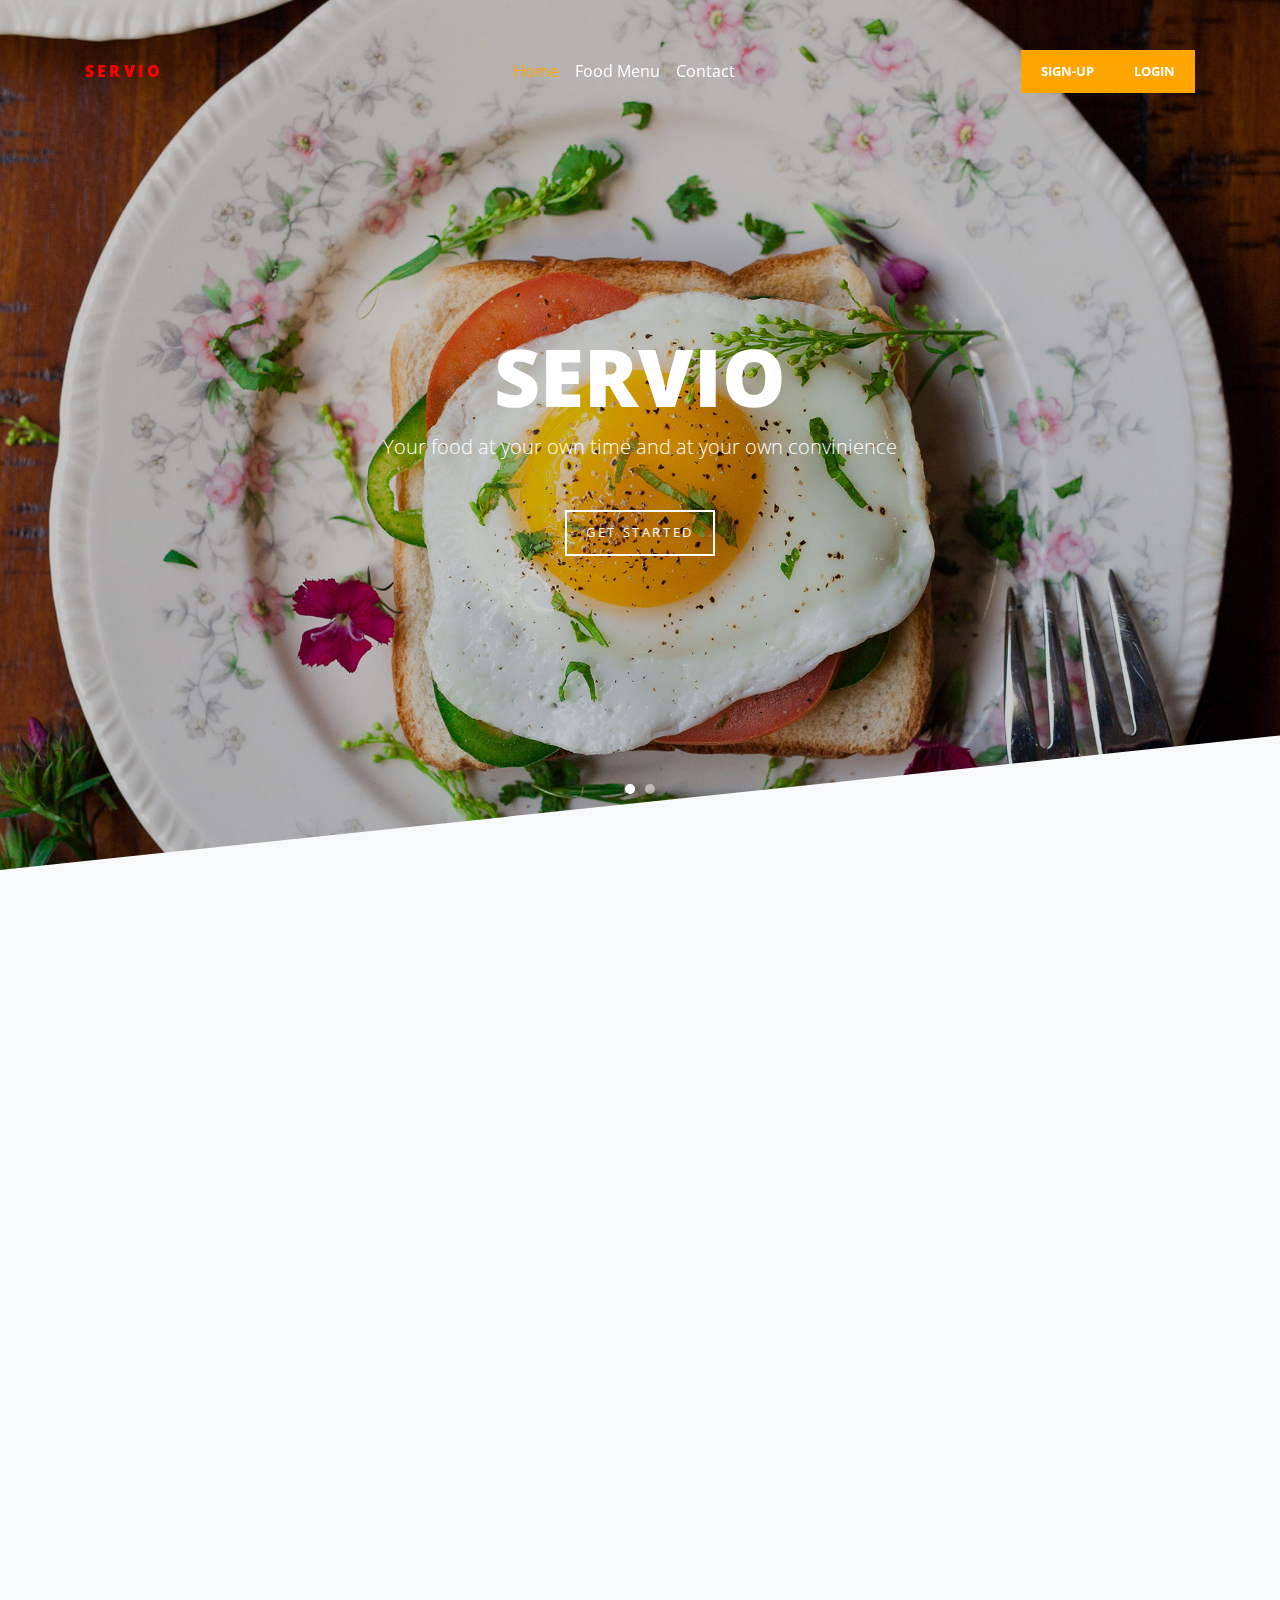
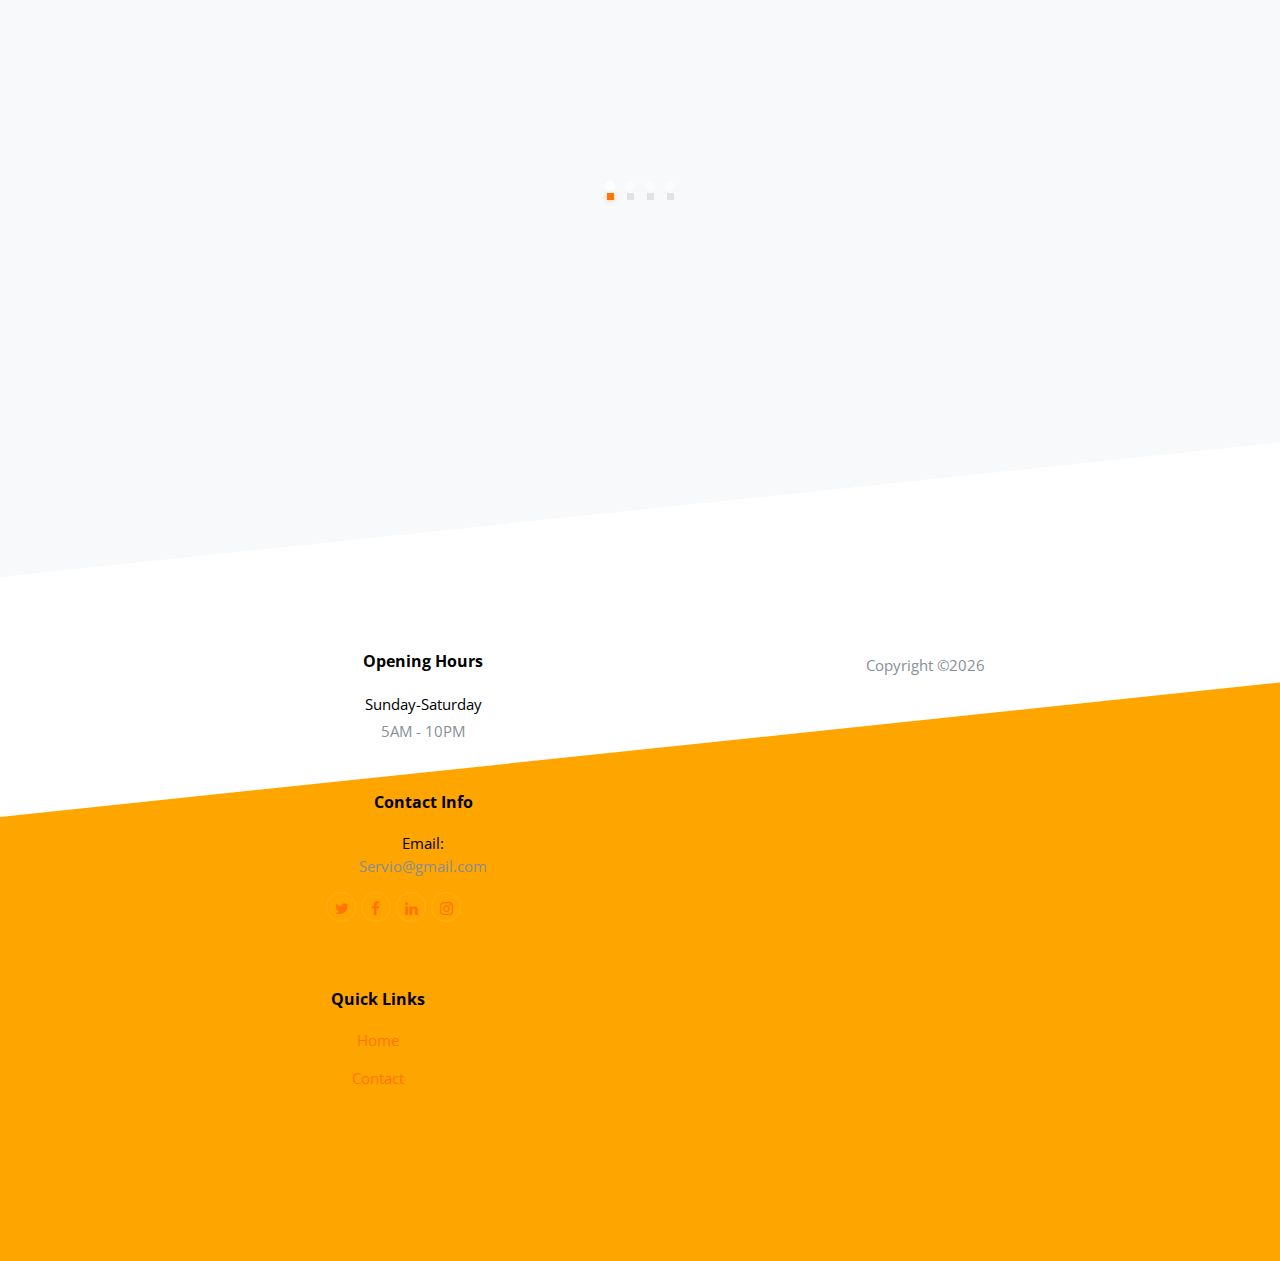
<file: index.html>
<!DOCTYPE html>
<html lang="en">
  <head>
    <title>Servio</title>
    <meta charset="utf-8">
    <meta name="viewport" content="width=device-width, initial-scale=1, shrink-to-fit=no">
    <link href="https://fonts.googleapis.com/css?family=Open+Sans:300,400,700,800" rel="stylesheet">

    <link rel="stylesheet" href="css/bootstrap.css">
    <link rel="stylesheet" href="css/animate.css">
    <link rel="stylesheet" href="css/owl.carousel.min.css">
    <link rel="stylesheet" href="css/aos.css">

    <link rel="stylesheet" href="css/magnific-popup.css">


    <link rel="stylesheet" href="fonts/ionicons/css/ionicons.min.css">
    <link rel="stylesheet" href="fonts/fontawesome/css/font-awesome.min.css">
    <link rel="stylesheet" href="fonts/flaticon/font/flaticon.css">

    <!-- Theme Style -->
    <link rel="stylesheet" href="css/style.css">
  </head>
  <body>
    
    <header role="banner">
      <nav class="navbar navbar-expand-md navbar-dark bg-dark">
        <div class="container">
          <a class="navbar-brand" href="index.html" style="color: red;">Servio</a>
          <button class="navbar-toggler" type="button" data-toggle="collapse" data-target="#navbarsExample05" aria-controls="navbarsExample05" aria-expanded="false" aria-label="Toggle navigation">
            <span class="navbar-toggler-icon"></span>
          </button>

          <div class="collapse navbar-collapse" id="navbarsExample05">
            <ul class="navbar-nav ml-auto pl-lg-5 pl-0">
              <li class="nav-item">
                <a class="nav-link active" href="index.html">Home</a>
              </li>
              <li class="nav-item">
                <a class="nav-link" href="menu.html">Food Menu</a>
              </li>
              <li class="nav-item">
                <a class="nav-link" href="contact.html">Contact</a>
              </li>
            </ul>

            <ul class="navbar-nav ml-auto">
              <li class="nav-item cta-btn" id="signup">
                <a class="nav-link" data-toggle="modal" data-target="#modalforsignup">Sign-up</a>
              </li>
                <li class="nav-item cta-btn">
                <a class="nav-link"  data-toggle="modal" data-target="#staticBackdrop">Login</a>
              </li>
            </ul>
            
          </div>
        </div>
      </nav>
    </header>
    <!-- END header -->
    
    <div class="slider-wrap">
      <section class="home-slider owl-carousel">


        <div class="slider-item" style="background-image: url('img/hero_1.jpg');">
          
          <div class="container">
            <div class="row slider-text align-items-center justify-content-center">
              <div class="col-md-8 text-center col-sm-12 ">
                <h1 data-aos="fade-up">Servio</h1>
                <p class="mb-5" data-aos="fade-up" data-aos-delay="100">Your food at your own time and at your own convinience </p>
                <p data-aos="fade-up" data-aos-delay="200"><a href="#" class="btn btn-white btn-outline-white">Get Started</a></p>
              </div>
            </div>
          </div>

        </div>

        <div class="slider-item" style="background-image: url('img/hero_2.jpg');">
          <div class="container">
            <div class="row slider-text align-items-center justify-content-center">
              <div class="col-md-8 text-center col-sm-12 ">
                <h1 data-aos="fade-up">Always</h1>
                <p class="mb-5" data-aos="fade-up" data-aos-delay="100">Servio is your one stop for healthy meals</p>
                <p data-aos="fade-up" data-aos-delay="200"><a href="menu.html" class="btn btn-white btn-outline-white">Get Started</a></p>
              </div>
            </div>
          </div>
          
        </div>

      </section>
    <!-- END slider -->
    </div> 

<!-- Modal for login -->
<div class="modal fade modal-dialog modal-dialog-centered" id="staticBackdrop" data-backdrop="static" data-keyboard="false" tabindex="-1" aria-labelledby="staticBackdropLabel" aria-hidden="true">
  <div class="modal-dialog">
    <div class="modal-content">
      <div class="modal-header">
        <h5 class="modal-title" id="staticBackdropLabel">Log in</h5>
        <button type="button" class="close" data-dismiss="modal" aria-label="Close">
          <span aria-hidden="true">&times;</span>
        </button>
      </div>
        <form>
      <div class="modal-body">
            <div class="form-group">
                 <input class="form-control form-control-lg" type="email" id="email" name="email" placeholder="Email">
                <input class="form-control form-control-lg" type="password" id="password" name="password" placeholder="Password">
                <p>Don't have an Account ?<a data-toggle="modal" data-target="#modalforsignup"  data-dismiss="modal"> Sign up</a></p>
            </div>
          
      </div>
      <div class="modal-footer">
        <button type="button" class="btn btn-secondary" data-dismiss="modal">Close</button>
        <button type="submit" class="btn btn-primary">Submit</button>
      </div>
        </form>
    </div>
  </div>
</div>
     <!-- Modal for signup-->
      <div class="modal fade modal-dialog modal-dialog-centered" id="modalforsignup" data-backdrop="static" data-keyboard="false" tabindex="-1" aria-labelledby="staticBackdropLabel" aria-hidden="true">
  <div class="modal-dialog">
    <div class="modal-content">
      <div class="modal-header">
        <h5 class="modal-title" id="staticBackdropLabel">Sign up</h5>
        <button type="button" class="close" data-dismiss="modal" aria-label="Close">
          <span aria-hidden="true">&times;</span>
        </button>
      </div>
        <form>
      <div class="modal-body">
            <div class="form-group">
                 <input class="form-control form-control-lg" type="email" id="email" name="email" placeholder="Enter your email">
                <input class="form-control form-control-lg" type="password" id="password" name="password" placeholder="Create password">
                <input class="form-control form-control-lg" type="password" id="c-password" name="password" placeholder="Confirm password">
                <p>Already have an Account? <a data-toggle="modal" data-target="#staticBackdrop"  data-dismiss="modal">Log in</a></p>
            </div>
          
      </div>
      <div class="modal-footer">
        <button type="button" class="btn btn-secondary" data-dismiss="modal">Close</button>
        <button type="submit" class="btn btn-primary">Submit</button>
      </div>
        </form>
    </div>
  </div>
</div>

    <section class="section bg-light py-5  bottom-slant-gray">
      <section class="section ">

      <div class="clearfix mb-5 pb-5">
        <div class="container-fluid mb-5">
          <div class="row" data-aos="fade">
            <div class="col-md-12 text-center heading-wrap">
              <h2>Special Menu</h2>
            </div>
          </div>
        </div>
        <div class="owl-carousel centernonloop">
          <a href="sms:000000&body=I%20want%20to%20order%20the%20special%20menu" class="item-dishes" data-aos="fade-right" data-aos-delay="100">
            <div class="text">
              <p class="dishes-price">N500  <span style="text-decoration: line-through; color: gray">N600</span></p>
              <h2 class="dishes-heading">White Rice</h2>
            </div>
            <img src="img/images%20(1).jpg" alt="" class="img-fluid">
          </a>
          <a href="sms:000000&body=I%20want%20to%20order%20the%20special%20menu" class="item-dishes" data-aos="fade-right" data-aos-delay="200">
            <div class="text">
              <p class="dishes-price">N700  <span style="text-decoration: line-through; color: gray">N1000</span></p>
              <h2 class="dishes-heading">Pounded Yam</h2>
            </div>
            <img src="img/download%20(1).jpg" alt="" class="img-fluid">
          </a>
          <a href="sms:000000&body=I%20want%20to%20order%20the%20special%20menu" class="item-dishes" data-aos="fade-right" data-aos-delay="300">
            <div class="text">
              <p class="dishes-price">N700  <span style="text-decoration: line-through; color: gray">N800</span></p>
              <h2 class="dishes-heading">Amala and Ewedu</h2>
            </div>
            <img src="img/images%20(2).jpg" alt="" class="img-fluid">
          </a>
          <a href="sms:000000&body=I%20want%20to%20order%20the%20special%20menu" class="item-dishes" data-aos="fade-right" data-aos-delay="400">
            <div class="text">
              <p class="dishes-price">N400  <span style="text-decoration: line-through; color: gray">N600</span></p>
              <h2 class="dishes-heading">Jollof Spaghetti</h2>
            </div>
            <img src="img/download%20(3).jpg" alt="" class="img-fluid">
          </a>
        </div>
      </div>

    </section> <!-- .section -->
    </section>

    <footer class="site-footer" role="contentinfo">
      <div class="container mb-5">
        <div class="row justify-content-center">
          <div class="col-lg-6 text-center">
          <div class="col-md-5 mb-5">
            <div class="mb-5">
              <h3>Opening Hours</h3>
              <p><strong class="d-block font-weight-normal text-black">Sunday-Saturday</strong> 5AM - 10PM</p>
            </div>
            <div>
              <h3>Contact Info</h3>
              <ul class="list-unstyled footer-link">
                <li class="d-block"><span class="d-block text-black">Email:</span><span>Servio@gmail.com</span></li>
                  <ul class="list-unstyled footer-link d-flex footer-social">
              <li><a href="#" class="p-2"><span class="fa fa-twitter"></span></a></li>
              <li><a href="#" class="p-2"><span class="fa fa-facebook"></span></a></li>
              <li><a href="#" class="p-2"><span class="fa fa-linkedin"></span></a></li>
              <li><a href="#" class="p-2"><span class="fa fa-instagram"></span></a></li>
            </ul>
              </ul>
            </div>
          </div>
          <div class="col-md-3 mb-5">
            <h3>Quick Links</h3>
            <ul class="list-unstyled footer-link">
              <li><a href="index.html">Home</a></li>
                <li><a href="contact.html">Contact</a></li>
            </ul>
          </div>
          <div class="col-md-3">
          
          </div>
        </div>
        <div class="row">
          <div class="col-12 text-md-center text-left">
            <p>
            Copyright &copy;<script>document.write(new Date().getFullYear());</script> 
            </p>
          </div>
        </div>
      </div>
        </div>
    </footer>
    <!-- END footer -->

    <!-- loader -->
    <div id="loader" class="show fullscreen"><svg class="circular" width="48px" height="48px"><circle class="path-bg" cx="24" cy="24" r="22" fill="none" stroke-width="4" stroke="#eeeeee"/><circle class="path" cx="24" cy="24" r="22" fill="none" stroke-width="4" stroke-miterlimit="10" stroke="#cf1d16"/></svg></div>

    <script src="js/jquery-3.2.1.min.js"></script>
    <script src="js/popper.min.js"></script>
    <script src="js/bootstrap.min.js"></script>
    <script src="js/owl.carousel.min.js"></script>
    <script src="js/jquery.waypoints.min.js"></script>
    <script src="js/aos.js"></script>

    <script src="js/jquery.magnific-popup.min.js"></script>
    <script src="js/magnific-popup-options.js"></script>
    

    <script src="js/main.js"></script>
    
  </body>
</html>
</file>
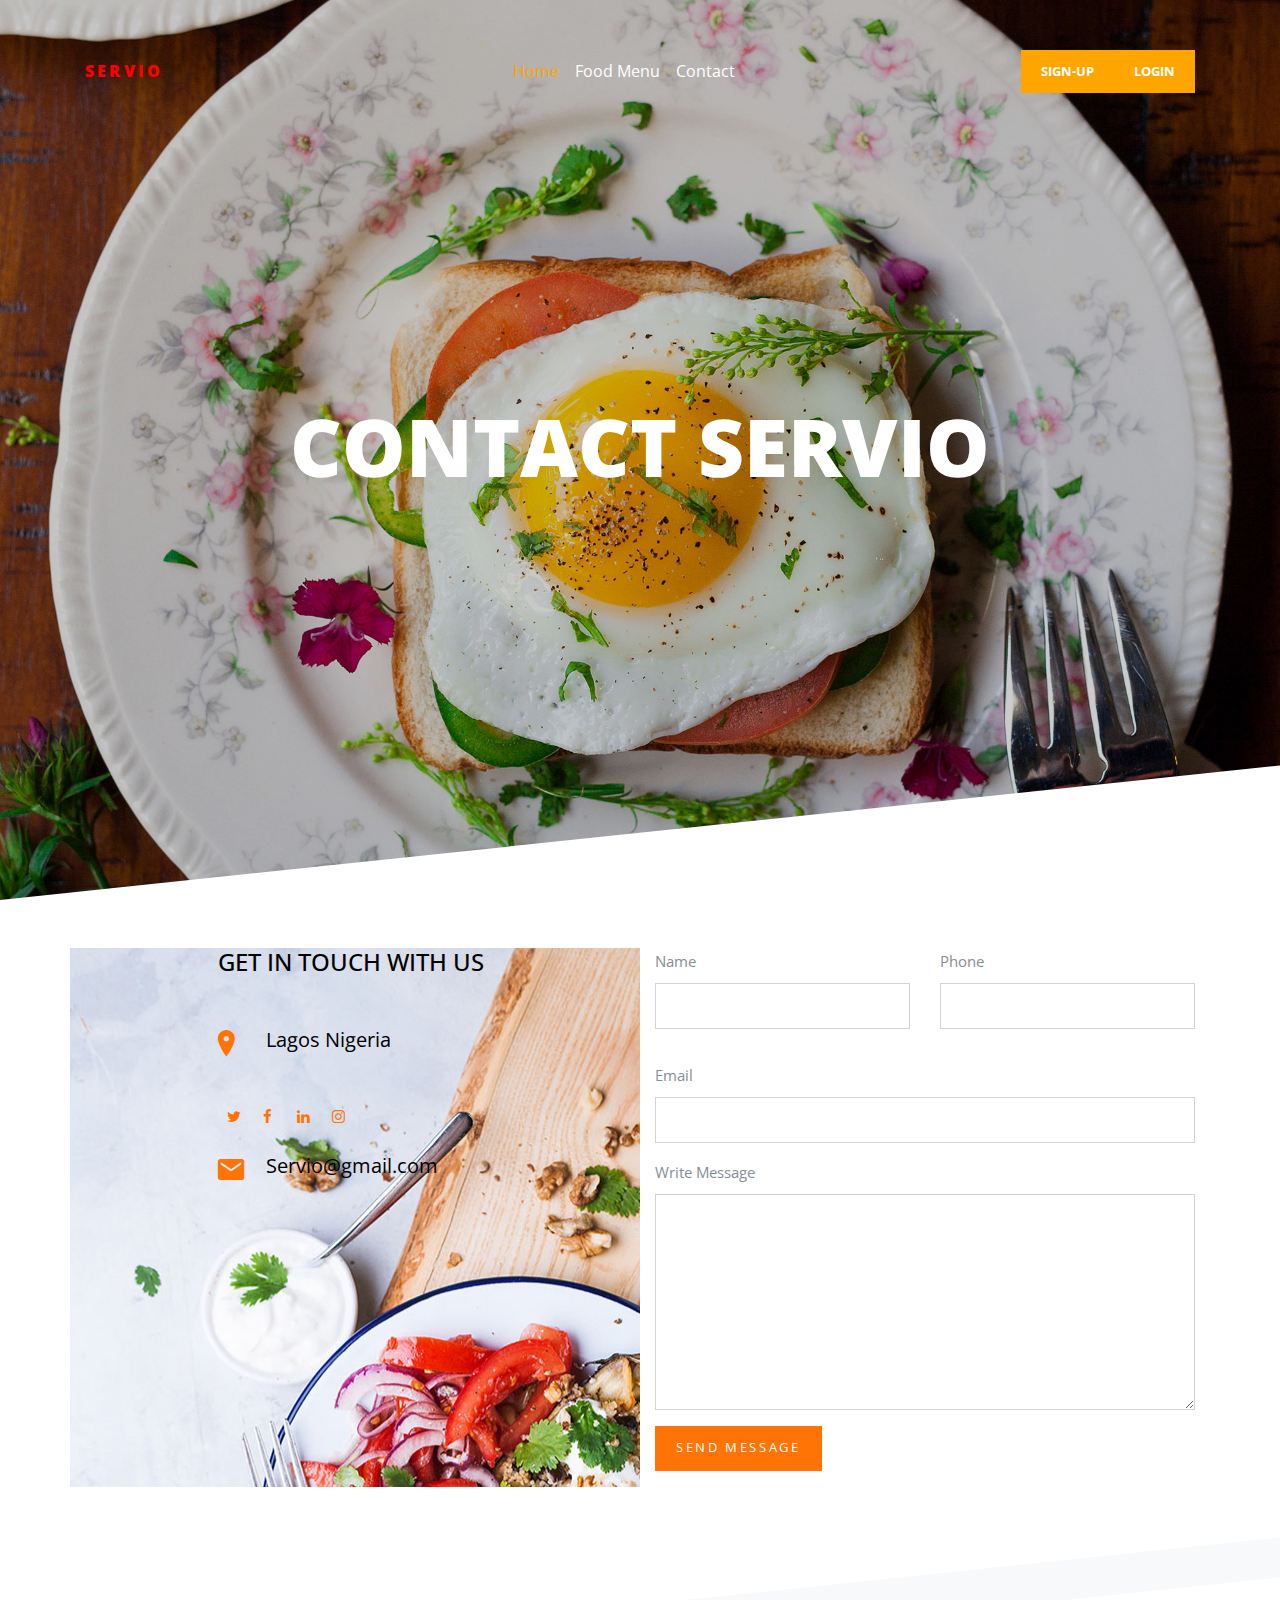
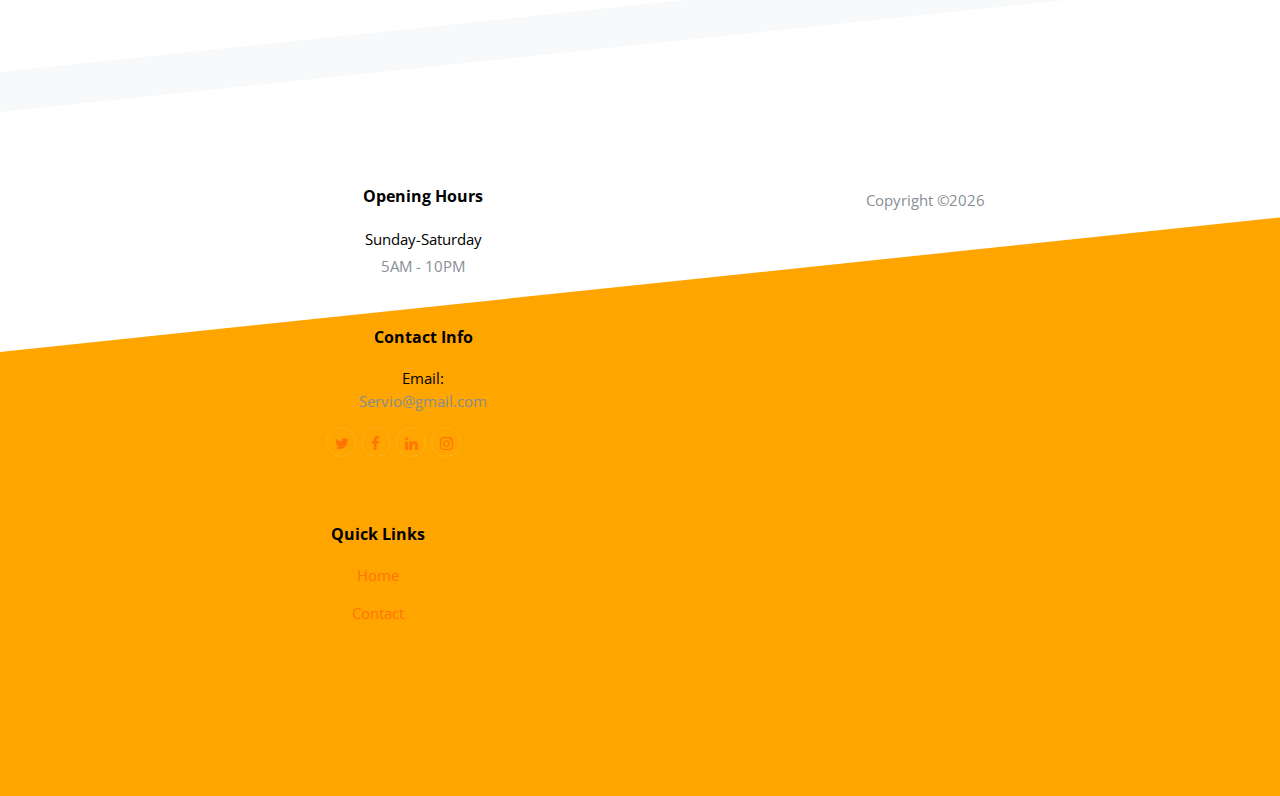
<file: contact.html>
<!DOCTYPE html>
<html lang="en">
  <head>
    <title>Servio | contact</title>
    <meta charset="utf-8">
    <meta name="viewport" content="width=device-width, initial-scale=1, shrink-to-fit=no">
    <link href="https://fonts.googleapis.com/css?family=Open+Sans:300,400,700,800" rel="stylesheet">

    <link rel="stylesheet" href="css/bootstrap.css">
    <link rel="stylesheet" href="css/animate.css">
    <link rel="stylesheet" href="css/owl.carousel.min.css">
    <link rel="stylesheet" href="css/aos.css">

    <link rel="stylesheet" href="css/magnific-popup.css">


    <link rel="stylesheet" href="fonts/ionicons/css/ionicons.min.css">
    <link rel="stylesheet" href="fonts/fontawesome/css/font-awesome.min.css">
    <link rel="stylesheet" href="fonts/flaticon/font/flaticon.css">

    <!-- Theme Style -->
    <link rel="stylesheet" href="css/style.css">
  </head>
  <body>
    
    <header role="banner">
      <nav class="navbar navbar-expand-md navbar-dark bg-dark">
        <div class="container">
          <a class="navbar-brand" href="index.html" style="color: red;">Servio</a>
          <button class="navbar-toggler" type="button" data-toggle="collapse" data-target="#navbarsExample05" aria-controls="navbarsExample05" aria-expanded="false" aria-label="Toggle navigation">
            <span class="navbar-toggler-icon"></span>
          </button>

          <div class="collapse navbar-collapse" id="navbarsExample05">
            <ul class="navbar-nav ml-auto pl-lg-5 pl-0">
              <li class="nav-item">
                <a class="nav-link active" href="index.html">Home</a>
              </li>
              <li class="nav-item">
                <a class="nav-link" href="menu.html">Food Menu</a>
              </li>
              <li class="nav-item">
                <a class="nav-link" href="contact.html">Contact</a>
              </li>
            </ul>

            <ul class="navbar-nav ml-auto">
              <li class="nav-item cta-btn" id="signup">
                <a class="nav-link" data-toggle="modal" data-target="#modalforsignup">Sign-up</a>
              </li>
                <li class="nav-item cta-btn">
                <a class="nav-link"  data-toggle="modal" data-target="#staticBackdrop">Login</a>
              </li>
            </ul>
            
          </div>
        </div>
      </nav>
    </header>

<!-- Modal for login -->
<div class="modal fade modal-dialog modal-dialog-centered" id="staticBackdrop" data-backdrop="static" data-keyboard="false" tabindex="-1" aria-labelledby="staticBackdropLabel" aria-hidden="true">
  <div class="modal-dialog">
    <div class="modal-content">
      <div class="modal-header">
        <h5 class="modal-title" id="staticBackdropLabel">Log in</h5>
        <button type="button" class="close" data-dismiss="modal" aria-label="Close">
          <span aria-hidden="true">&times;</span>
        </button>
      </div>
        <form>
      <div class="modal-body">
            <div class="form-group">
                 <input class="form-control form-control-lg" type="email" id="email" name="email" placeholder="Email">
                <input class="form-control form-control-lg" type="password" id="password" name="password" placeholder="Password">
                <p>Don't have an Account ?<a data-toggle="modal" data-target="#modalforsignup"  data-dismiss="modal"> Sign up</a></p>
            </div>
          
      </div>
      <div class="modal-footer">
        <button type="button" class="btn btn-secondary" data-dismiss="modal">Close</button>
        <button type="submit" class="btn btn-primary">Submit</button>
      </div>
        </form>
    </div>
  </div>
</div>
     <!-- Modal for signup-->
      <div class="modal fade modal-dialog modal-dialog-centered" id="modalforsignup" data-backdrop="static" data-keyboard="false" tabindex="-1" aria-labelledby="staticBackdropLabel" aria-hidden="true">
  <div class="modal-dialog">
    <div class="modal-content">
      <div class="modal-header">
        <h5 class="modal-title" id="staticBackdropLabel">Sign up</h5>
        <button type="button" class="close" data-dismiss="modal" aria-label="Close">
          <span aria-hidden="true">&times;</span>
        </button>
      </div>
        <form>
      <div class="modal-body">
            <div class="form-group">
                 <input class="form-control form-control-lg" type="email" id="email" name="email" placeholder="Enter your email">
                <input class="form-control form-control-lg" type="password" id="password" name="password" placeholder="Create password">
                <input class="form-control form-control-lg" type="password" id="c-password" name="password" placeholder="Confirm password">
                <p>Already have an Account? <a data-toggle="modal" data-target="#staticBackdrop"  data-dismiss="modal">Log in</a></p>
            </div>
          
      </div>
      <div class="modal-footer">
        <button type="button" class="btn btn-secondary" data-dismiss="modal">Close</button>
        <button type="submit" class="btn btn-primary">Submit</button>
      </div>
        </form>
    </div>
  </div>
</div>
    <!-- END header -->
    
    <div class="slider-wrap no-slanted">
      <div class="slider-item" style="background-image: url('img/hero_1.jpg');">
        
        <div class="container">
          <div class="row slider-text align-items-center justify-content-center">
            <div class="col-md-8 text-center col-sm-12 ">
              <h1 data-aos="fade-up">Contact Servio</h1>
              
            </div>
          </div>
        </div>

      </div>
    <!-- END slider -->
    </div> 
    

    
    <section class="section  pt-5 top-slant-white2 relative-higher bottom-slant-gray">
      
      <div class="container">
        <div class="row">
              <div class="col-lg-6 pl-2 pl-lg-5" id="contactimage" style="background-image: url(img/dishes_1.jpg)">

            <div class="col-md-8 mx-auto contact-form-contact-info">
              <h4 class="mb-5">GET IN TOUCH WITH US</h4>
                <p class="d-flex">
                  <span class="ion-ios-location icon mr-5"></span>
                  <span>Lagos Nigeria </span>
                </p>

               <span class="d-flex">
                   <ul class="list-unstyled footer-link d-flex footer-social">
              <li><a href="#" class="p-2"><span class="fa fa-twitter"></span></a></li>
              <li><a href="#" class="p-2"><span class="fa fa-facebook"></span></a></li>
              <li><a href="#" class="p-2"><span class="fa fa-linkedin"></span></a></li>
              <li><a href="#" class="p-2"><span class="fa fa-instagram"></span></a></li>
            </ul>
                </span>

                <p class="d-flex">
                  <span class="ion-android-mail icon mr-5"></span>
                  <span>Servio@gmail.com</span>
                </p>
              </div>

          </div>
          <div class="col-lg-6">
            <form action="#" method="post">
              <div class="row">
                <div class="col-md-6 form-group">
                  <label for="name">Name</label>
                  <input type="text" id="name" class="form-control ">
                </div>
                <div class="col-md-6 form-group">
                  <label for="phone">Phone</label>
                  <input type="text" id="phone" class="form-control ">
                </div>
              </div>
              <div class="row">
                <div class="col-md-12 form-group">
                  
                </div>
              </div>
              <div class="row">
                <div class="col-md-12 form-group">
                  <label for="email">Email</label>
                  <input type="email" id="email" class="form-control ">
                </div>
              </div>
              <div class="row">
                <div class="col-md-12 form-group">
                  <label for="message">Write Message</label>
                  <textarea name="message" id="message" class="form-control " cols="30" rows="8"></textarea>
                </div>
              </div>
              <div class="row">
                <div class="col-md-6 form-group">
                  <input type="submit" value="Send Message" class="btn btn-primary">
                </div>
              </div>
            </form>
          </div>
          
        
        </div>
      </div>

    </section>


    <footer class="site-footer" role="contentinfo">
      <div class="container mb-5">
        <div class="row justify-content-center">
          <div class="col-lg-6 text-center">
          <div class="col-md-5 mb-5">
            <div class="mb-5">
              <h3>Opening Hours</h3>
              <p><strong class="d-block font-weight-normal text-black">Sunday-Saturday</strong> 5AM - 10PM</p>
            </div>
            <div>
              <h3>Contact Info</h3>
              <ul class="list-unstyled footer-link">
                <li class="d-block"><span class="d-block text-black">Email:</span><span>Servio@gmail.com</span></li>
                  <ul class="list-unstyled footer-link d-flex footer-social">
              <li><a href="#" class="p-2"><span class="fa fa-twitter"></span></a></li>
              <li><a href="#" class="p-2"><span class="fa fa-facebook"></span></a></li>
              <li><a href="#" class="p-2"><span class="fa fa-linkedin"></span></a></li>
              <li><a href="#" class="p-2"><span class="fa fa-instagram"></span></a></li>
            </ul>
              </ul>
            </div>
          </div>
          <div class="col-md-3 mb-5">
            <h3>Quick Links</h3>
            <ul class="list-unstyled footer-link">
              <li><a href="index.html">Home</a></li>
                <li><a href="contact.html">Contact</a></li>
            </ul>
          </div>
          <div class="col-md-3">
          
          </div>
        </div>
        <div class="row">
          <div class="col-12 text-md-center text-left">
            <p>
            Copyright &copy;<script>document.write(new Date().getFullYear());</script> 
            </p>
          </div>
        </div>
      </div>
        </div>
    </footer>
    <!-- END footer -->

    <!-- loader -->
    <div id="loader" class="show fullscreen"><svg class="circular" width="48px" height="48px"><circle class="path-bg" cx="24" cy="24" r="22" fill="none" stroke-width="4" stroke="#eeeeee"/><circle class="path" cx="24" cy="24" r="22" fill="none" stroke-width="4" stroke-miterlimit="10" stroke="#cf1d16"/></svg></div>

    <script src="js/jquery-3.2.1.min.js"></script>
    <script src="js/popper.min.js"></script>
    <script src="js/bootstrap.min.js"></script>
    <script src="js/owl.carousel.min.js"></script>
    <script src="js/jquery.waypoints.min.js"></script>
    <script src="js/aos.js"></script>

    <script src="js/jquery.magnific-popup.min.js"></script>
    <script src="js/magnific-popup-options.js"></script>
    

    <script src="js/main.js"></script>
    
  </body>
</html>
</file>
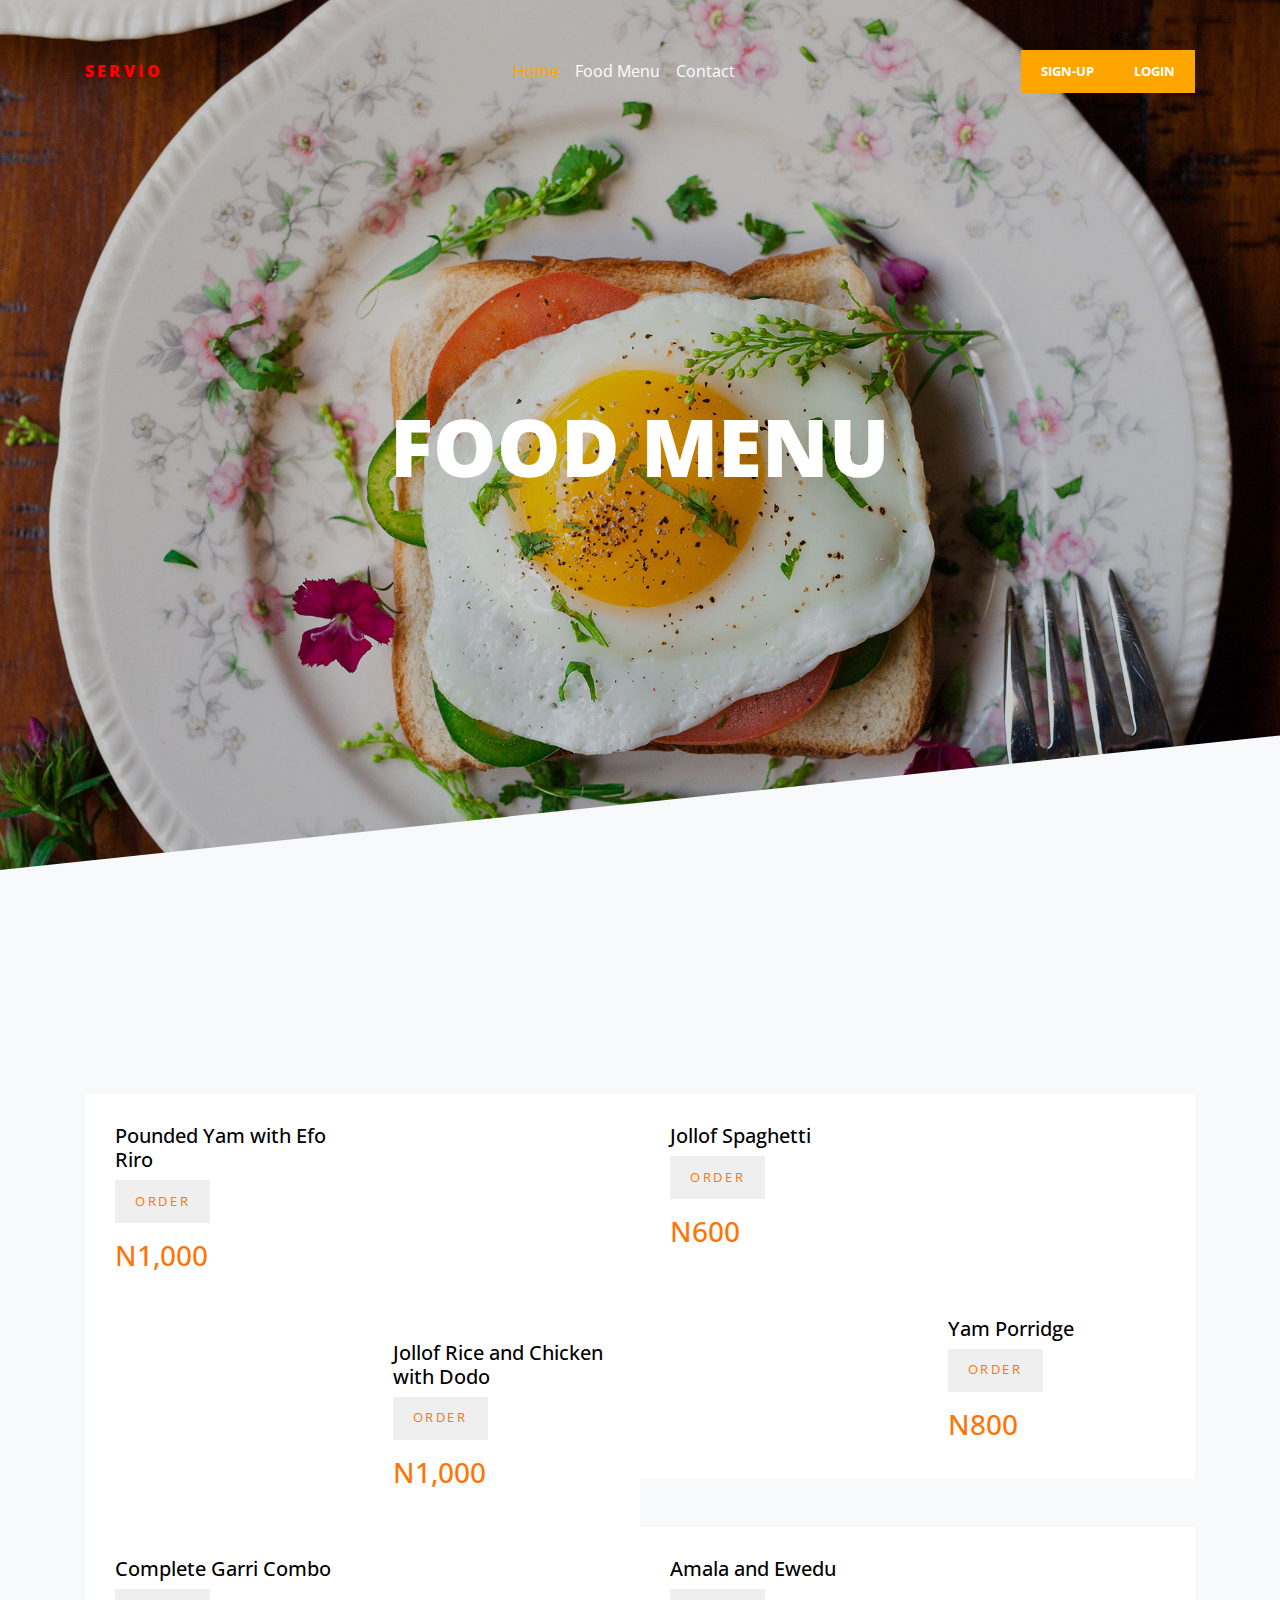
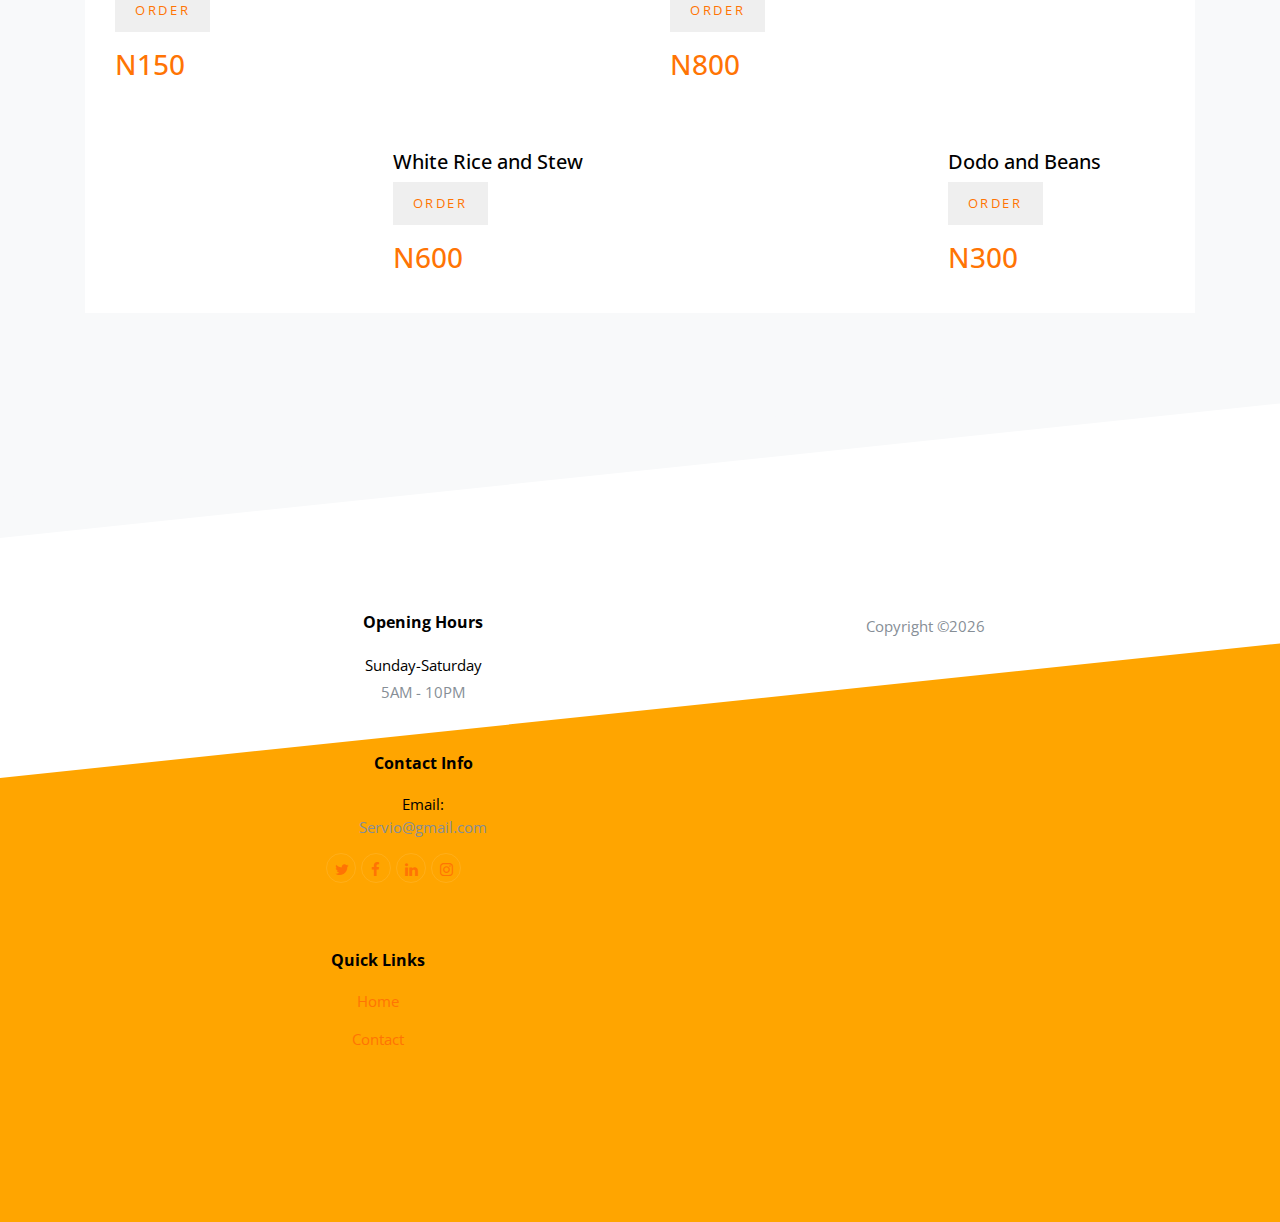
<file: menu.html>
<!DOCTYPE html>
<html lang="en">
  <head>
    <title>Servio | menu</title>
    <meta charset="utf-8">
    <meta name="viewport" content="width=device-width, initial-scale=1, shrink-to-fit=no">
    <link href="https://fonts.googleapis.com/css?family=Open+Sans:300,400,700,800" rel="stylesheet">

    <link rel="stylesheet" href="css/bootstrap.css">
    <link rel="stylesheet" href="css/animate.css">
    <link rel="stylesheet" href="css/owl.carousel.min.css">
    <link rel="stylesheet" href="css/aos.css">

    <link rel="stylesheet" href="css/magnific-popup.css">


    <link rel="stylesheet" href="fonts/ionicons/css/ionicons.min.css">
    <link rel="stylesheet" href="fonts/fontawesome/css/font-awesome.min.css">
    <link rel="stylesheet" href="fonts/flaticon/font/flaticon.css">

    <!-- Theme Style -->
    <link rel="stylesheet" href="css/style.css">
  </head>
  <body>
    
   <header role="banner">
      <nav class="navbar navbar-expand-md navbar-dark bg-dark">
        <div class="container">
          <a class="navbar-brand" href="index.html" style="color: red;">Servio</a>
          <button class="navbar-toggler" type="button" data-toggle="collapse" data-target="#navbarsExample05" aria-controls="navbarsExample05" aria-expanded="false" aria-label="Toggle navigation">
            <span class="navbar-toggler-icon"></span>
          </button>

          <div class="collapse navbar-collapse" id="navbarsExample05">
            <ul class="navbar-nav ml-auto pl-lg-5 pl-0">
              <li class="nav-item">
                <a class="nav-link active" href="index.html">Home</a>
              </li>
              <li class="nav-item">
                <a class="nav-link" href="menu.html">Food Menu</a>
              </li>
              <li class="nav-item">
                <a class="nav-link" href="contact.html">Contact</a>
              </li>
            </ul>

            <ul class="navbar-nav ml-auto">
              <li class="nav-item cta-btn" id="signup">
                <a class="nav-link" data-toggle="modal" data-target="#modalforsignup">Sign-up</a>
              </li>
                <li class="nav-item cta-btn">
                <a class="nav-link"  data-toggle="modal" data-target="#staticBackdrop">Login</a>
              </li>
            </ul>
            
          </div>
        </div>
      </nav>
    </header>

<!-- Modal for login -->
<div class="modal fade modal-dialog modal-dialog-centered" id="staticBackdrop" data-backdrop="static" data-keyboard="false" tabindex="-1" aria-labelledby="staticBackdropLabel" aria-hidden="true">
  <div class="modal-dialog">
    <div class="modal-content">
      <div class="modal-header">
        <h5 class="modal-title" id="staticBackdropLabel">Log in</h5>
        <button type="button" class="close" data-dismiss="modal" aria-label="Close">
          <span aria-hidden="true">&times;</span>
        </button>
      </div>
        <form>
      <div class="modal-body">
            <div class="form-group">
                 <input class="form-control form-control-lg" type="email" id="email" name="email" placeholder="Email">
                <input class="form-control form-control-lg" type="password" id="password" name="password" placeholder="Password">
                <p>Don't have an Account ?<a data-toggle="modal" data-target="#modalforsignup"  data-dismiss="modal"> Sign up</a></p>
            </div>
          
      </div>
      <div class="modal-footer">
        <button type="button" class="btn btn-secondary" data-dismiss="modal">Close</button>
        <button type="submit" class="btn btn-primary">Submit</button>
      </div>
        </form>
    </div>
  </div>
</div>
     <!-- Modal for signup-->
      <div class="modal fade modal-dialog modal-dialog-centered" id="modalforsignup" data-backdrop="static" data-keyboard="false" tabindex="-1" aria-labelledby="staticBackdropLabel" aria-hidden="true">
  <div class="modal-dialog">
    <div class="modal-content">
      <div class="modal-header">
        <h5 class="modal-title" id="staticBackdropLabel">Sign up</h5>
        <button type="button" class="close" data-dismiss="modal" aria-label="Close">
          <span aria-hidden="true">&times;</span>
        </button>
      </div>
        <form>
      <div class="modal-body">
            <div class="form-group">
                 <input class="form-control form-control-lg" type="email" id="email" name="email" placeholder="Enter your email">
                <input class="form-control form-control-lg" type="password" id="password" name="password" placeholder="Create password">
                <input class="form-control form-control-lg" type="password" id="c-password" name="password" placeholder="Confirm password">
                <p>Already have an Account? <a data-toggle="modal" data-target="#staticBackdrop"  data-dismiss="modal">Log in</a></p>
            </div>
          
      </div>
      <div class="modal-footer">
        <button type="button" class="btn btn-secondary" data-dismiss="modal">Close</button>
        <button type="submit" class="btn btn-primary">Submit</button>
      </div>
        </form>
    </div>
  </div>
</div>
      <!-- End Modal-->
    <!-- END header -->
    
    <div class="slider-wrap">
      <div class="slider-item" style="background-image: url('img/hero_1.jpg');">
        
        <div class="container">
          <div class="row slider-text align-items-center justify-content-center">
            <div class="col-md-8 text-center col-sm-12 ">
              <h1 data-aos="fade-up">Food Menu</h1>
              
            </div>
          </div>
        </div>

      </div>
    <!-- END slider -->
    </div> 
    

    
    <section class="section bg-light pt-0 bottom-slant-gray">

      <div class="clearfix mb-5 pb-5">
        <div class="container-fluid">
          <div class="row" data-aos="fade">
            <div class="col-md-12 text-center heading-wrap">
              <h2>Available now!</h2>
            </div>
          </div>
        </div>
      </div>

      <div class="container">
        
        <div class="row no-gutters">
          <div class="col-md-6">
            <div class="sched d-block d-lg-flex food">
              <div class="bg-image order-2" style="background-image: url('img/download%20(1).jpg');" data-aos="fade"></div>
              <div class="text order-1">
                <h3 id="header">Pounded Yam with Efo Riro</h3>
                 <p><button class="btn menu-btn"><a href="sms:000000&body=I%20want%20to%20order">Order</a></button></p>
                <p class="text-primary h3">N1,000</p>
              </div>
              
            </div>

            <div class="sched d-block d-lg-flex food">
              <div class="bg-image" style="background-image: url('img/download%20(2).jpg');" data-aos="fade"></div>
              <div class="text">
                <h3>Jollof Rice and Chicken with Dodo</h3>
                  <p><button class="btn menu-btn"><a href="sms:000000&body=I%20want%20to%20order">Order</a></button></p>
                <p class="text-primary h3">N1,000</p>
                
              </div>
              
            </div>

          </div>

          <div class="col-md-6">
            <div class="sched d-block d-lg-flex food">
              <div class="bg-image order-2" style="background-image: url('img/download%20(3).jpg');" data-aos="fade"></div>
              <div class="text order-1">
                <h3>Jollof Spaghetti</h3>
                <p><button class="btn menu-btn"><a href="sms:000000&body=I%20want%20to%20order">Order</a></button></p>
                <p class="text-primary h3">N600</p>
                
              </div>
              
            </div>

            <div class="sched d-block d-lg-flex food">
              <div class="bg-image" style="background-image: url('img/download%20(4).jpg');" data-aos="fade"></div>
              <div class="text">
                <h3>Yam Porridge</h3>
                 <p><button class="btn menu-btn"><a href="sms:000000&body=I%20want%20to%20order">Order</a></button></p>
                <p class="text-primary h3">N800</p>
                
              </div>
              
            </div>

          </div>
        </div>

        <div class="row no-gutters">
          <div class="col-md-6">
            <div class="sched d-block d-lg-flex food">
              <div class="bg-image order-2" style="background-image: url('img/images.jpg');" data-aos="fade"></div>
              <div class="text order-1">
                <h3>Complete Garri Combo</h3>
                 <p><button class="btn menu-btn"><a href="sms:000000&body=I%20want%20to%20order">Order</a></button></p>
                <p class="text-primary h3">N150</p>
              </div>
              
            </div>

            <div class="sched d-block d-lg-flex food">
              <div class="bg-image" style="background-image: url('img/images%20(1).jpg');" data-aos="fade"></div>
              <div class="text">
                <h3>White Rice and Stew</h3>
                <p><button class="btn menu-btn"><a href="sms:000000&body=I%20want%20to%20order">Order</a></button></p>
                <p class="text-primary h3">N600</p>
                
              </div>
              
            </div>

          </div>

          <div class="col-md-6">
            <div class="sched d-block d-lg-flex food">
              <div class="bg-image order-2" style="background-image: url('img/images%20(2).jpg');" data-aos="fade"></div>
              <div class="text order-1">
                <h3>Amala and Ewedu</h3>
                <p><button class="btn menu-btn"><a href="sms:000000&body=I%20want%20to%20order">Order</a></button></p>
                <p class="text-primary h3">N800</p>
                
              </div>
              
            </div>

            <div class="sched d-block d-lg-flex food">
              <div class="bg-image" style="background-image: url('img/images%20(3).jpg');" data-aos="fade"></div>
              <div class="text">
                <h3>Dodo and Beans</h3>
                 <p><button class="btn menu-btn"><a href="sms:000000&body=I%20want%20to%20order">Order</a></button></p>
                <p class="text-primary h3">N300</p>
                
              </div>
              
            </div>

          </div>
        </div>
        

      </div>
    </section> <!-- .section -->
    

    <footer class="site-footer" role="contentinfo">
      <div class="container mb-5">
        <div class="row justify-content-center">
          <div class="col-lg-6 text-center">
          <div class="col-md-5 mb-5">
            <div class="mb-5">
              <h3>Opening Hours</h3>
              <p><strong class="d-block font-weight-normal text-black">Sunday-Saturday</strong> 5AM - 10PM</p>
            </div>
            <div>
              <h3>Contact Info</h3>
              <ul class="list-unstyled footer-link">
                <li class="d-block"><span class="d-block text-black">Email:</span><span>Servio@gmail.com</span></li>
                  <ul class="list-unstyled footer-link d-flex footer-social">
              <li><a href="#" class="p-2"><span class="fa fa-twitter"></span></a></li>
              <li><a href="#" class="p-2"><span class="fa fa-facebook"></span></a></li>
              <li><a href="#" class="p-2"><span class="fa fa-linkedin"></span></a></li>
              <li><a href="#" class="p-2"><span class="fa fa-instagram"></span></a></li>
            </ul>
              </ul>
            </div>
          </div>
          <div class="col-md-3 mb-5">
            <h3>Quick Links</h3>
            <ul class="list-unstyled footer-link">
              <li><a href="index.html">Home</a></li>
                <li><a href="contact.html">Contact</a></li>
            </ul>
          </div>
          <div class="col-md-3">
          
          </div>
        </div>
        <div class="row">
          <div class="col-12 text-md-center text-left">
            <p>
            Copyright &copy;<script>document.write(new Date().getFullYear());</script>
           
            </p>
          </div>
        </div>
      </div>
        </div>
    </footer>
    <!-- END footer -->

    <!-- loader -->
    <div id="loader" class="show fullscreen"><svg class="circular" width="48px" height="48px"><circle class="path-bg" cx="24" cy="24" r="22" fill="none" stroke-width="4" stroke="#eeeeee"/><circle class="path" cx="24" cy="24" r="22" fill="none" stroke-width="4" stroke-miterlimit="10" stroke="#cf1d16"/></svg></div>

    <script src="js/jquery-3.2.1.min.js"></script>
    <script src="js/popper.min.js"></script>
    <script src="js/bootstrap.min.js"></script>
    <script src="js/owl.carousel.min.js"></script>
    <script src="js/jquery.waypoints.min.js"></script>
    <script src="js/aos.js"></script>

    <script src="js/jquery.magnific-popup.min.js"></script>
    <script src="js/magnific-popup-options.js"></script>
    

    <script src="js/main.js"></script>
    
  </body>
</html>
</file>
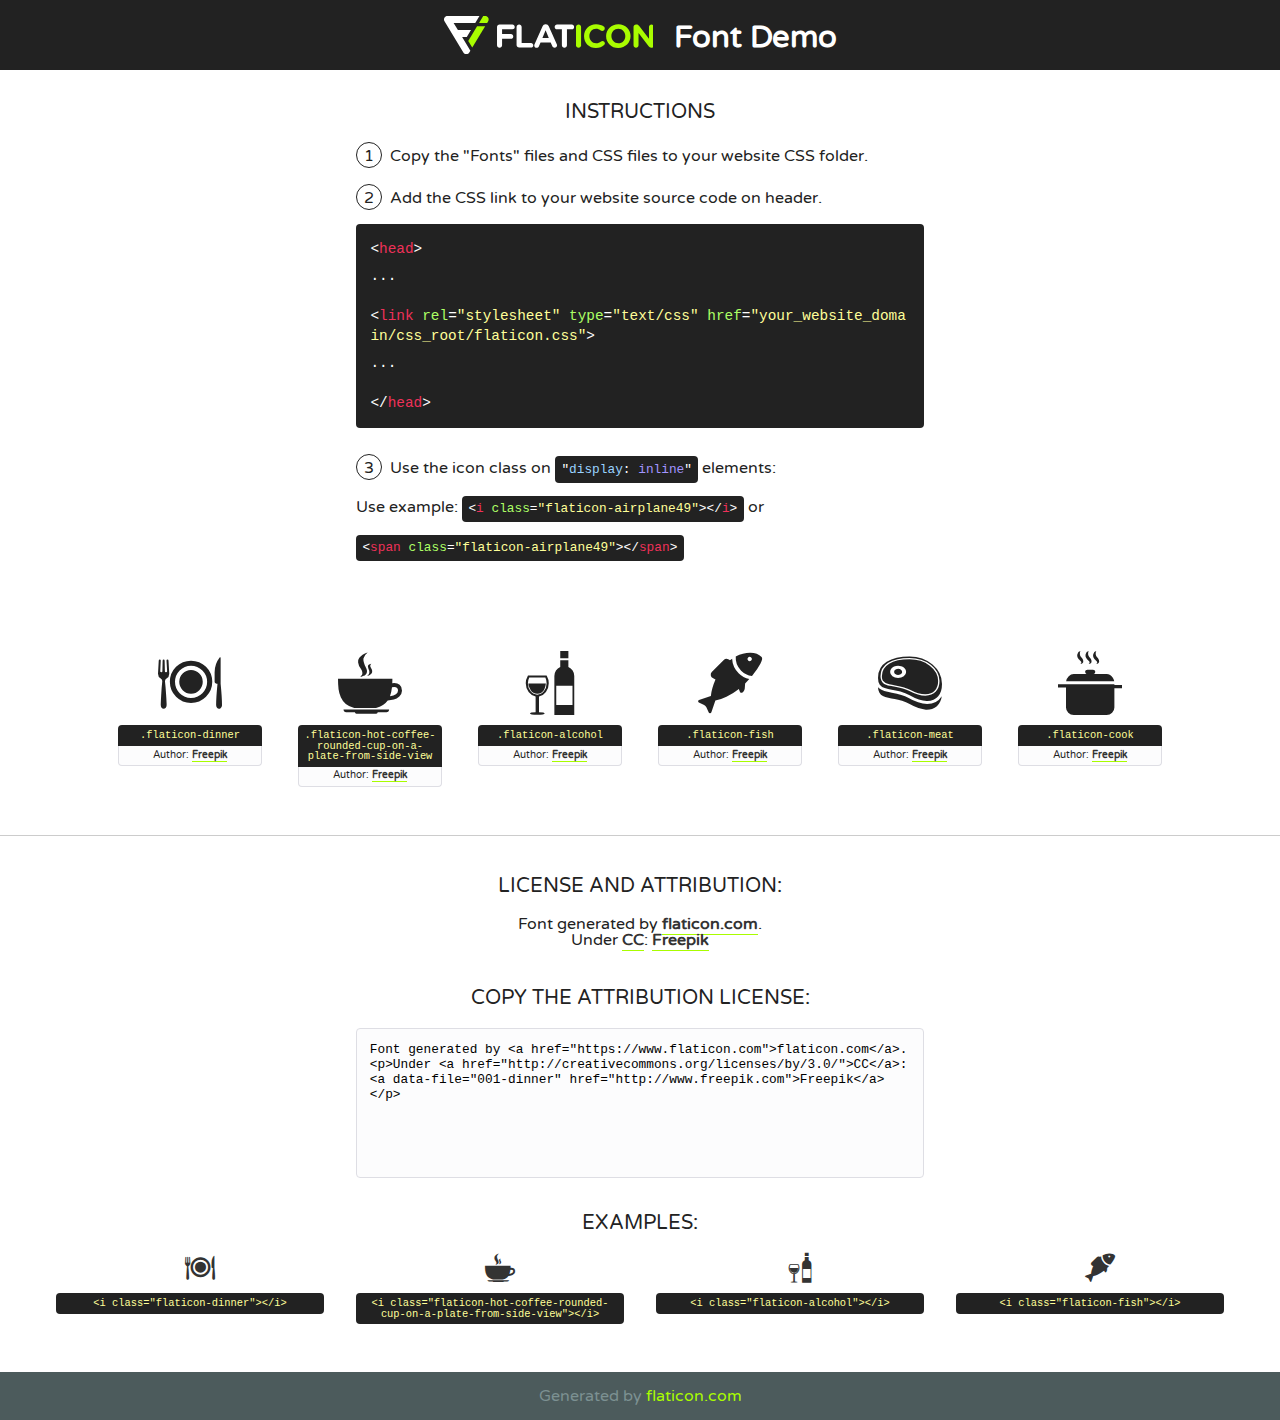
<file: fonts/flaticon/font/flaticon.html>
<!DOCTYPE html>
<!--
  Flaticon icon font: Flaticon
  Creation date: 02/05/2019 01:22
-->
<html>
<!DOCTYPE html>
<html>

<head>
    <title>Flaticon WebFont</title>
    <link href="http://fonts.googleapis.com/css?family=Varela+Round" rel="stylesheet" type="text/css" />
    <link rel="stylesheet" type="text/css" href="flaticon.css">
    <meta charset="UTF-8">
    <style>
    html, body, div, span, applet, object, iframe,
    h1, h2, h3, h4, h5, h6, p, blockquote, pre,
    a, abbr, acronym, address, big, cite, code,
    del, dfn, em, img, ins, kbd, q, s, samp,
    small, strike, strong, sub, sup, tt, var,
    b, u, i, center,
    dl, dt, dd, ol, ul, li,
    fieldset, form, label, legend,
    table, caption, tbody, tfoot, thead, tr, th, td,
    article, aside, canvas, details, embed, 
    figure, figcaption, footer, header, hgroup, 
    menu, nav, output, ruby, section, summary,
    time, mark, audio, video {
        margin: 0;
        padding: 0;
        border: 0;
        font-size: 100%;
        font: inherit;
        vertical-align: baseline;
    }
    /* HTML5 display-role reset for older browsers */
    article, aside, details, figcaption, figure, 
    footer, header, hgroup, menu, nav, section {
        display: block;
    }
    body {
        line-height: 1;
    }
    ol, ul {
        list-style: none;
    }
    blockquote, q {
        quotes: none;
    }
    blockquote:before, blockquote:after,
    q:before, q:after {
        content: '';
        content: none;
    }
    table {
        border-collapse: collapse;
        border-spacing: 0;
    }
    body {
        font-family: 'Varela Round', Helvetica, Arial, sans-serif;
        font-size: 16px;
        color: #222;
    }
    a {
        color: #333;
        border-bottom: 1px solid #a9fd00;
        font-weight: bold;
        text-decoration: none;
    }
    * {
        -moz-box-sizing: border-box;
        -webkit-box-sizing: border-box;
        box-sizing: border-box;
        margin: 0;
        padding: 0;
    }
    [class^="flaticon-"]:before, [class*=" flaticon-"]:before, [class^="flaticon-"]:after, [class*=" flaticon-"]:after {
        font-family: Flaticon;
        font-size: 30px;
        font-style: normal;
        margin-left: 20px;
        color: #333;
    }
    .wrapper {
        max-width: 600px;
        margin: auto;
        padding: 0 1em;
    }
    .title {
        font-size: 1.25em;
        text-align: center;
        margin-bottom: 1em;
        text-transform: uppercase;
    }
    header {
        text-align: center;
        background-color: #222;
        color: #fff;
        padding: 1em;
    }
    header .logo {
        width: 210px;
        height: 38px;
        display: inline-block;
        vertical-align: middle;
        margin-right: 1em;
        border: none;
    }
    header strong {
        font-size: 1.95em;
        font-weight: bold;
        vertical-align: middle;
        margin-top: 5px;
        display: inline-block;
    }
    .demo {
        margin: 2em auto;
        line-height: 1.25em;
    }
    .demo ul li {
        margin-bottom: 1em;
    }
    .demo ul li .num {
        color: #222;
        border-radius: 20px;
        display: inline-block;
        width: 26px;
        padding: 3px;
        height: 26px;
        text-align: center;
        margin-right: 0.5em;
        border: 1px solid #222;
    }
    .demo ul li code {
        background-color: #222;
        border-radius: 4px;
        padding: 0.25em 0.5em;
        display: inline-block;
        color: #fff;
        font-family: Consolas,Monaco,Lucida Console,Liberation Mono,DejaVu Sans Mono,Bitstream Vera Sans Mono,Courier New, monospace;
        font-weight: lighter;
        margin-top: 1em;
        font-size: 0.8em;
        word-break: break-all;
    }
    .demo ul li code.big {
        padding: 1em;
        font-size: 0.9em;
    }
    .demo ul li code .red {
        color: #EF3159;
    }
    .demo ul li code .green {
        color: #ACFF65;
    }
    .demo ul li code .yellow {
        color: #FFFF99;
    }
    .demo ul li code .blue {
        color: #99D3FF;
    }
    .demo ul li code .purple {
        color: #A295FF;
    }
    .demo ul li code .dots {
        margin-top: 0.5em;
        display: block;
    }
    #glyphs {
        border-bottom: 1px solid #ccc;
        padding: 2em 0;
        text-align: center;
    }
    .glyph {
        display: inline-block;
        width: 9em;
        margin: 1em;
        text-align: center;
        vertical-align: top;
        background: #FFF;
    }
    .glyph .glyph-icon {
        padding: 10px;
        display: block;
        font-family:"Flaticon";
        font-size: 64px;
        line-height: 1;
    }
    .glyph .glyph-icon:before {
        font-size: 64px;
        color: #222;
        margin-left: 0;
    }
    .class-name {
        font-size: 0.65em;
        background-color: #222;
        color: #fff;
        border-radius: 4px 4px 0 0;
        padding: 0.5em;
        color: #FFFF99;
        font-family: Consolas,Monaco,Lucida Console,Liberation Mono,DejaVu Sans Mono,Bitstream Vera Sans Mono,Courier New, monospace;
    }
    .author-name {
        font-size: 0.6em;
        background-color: #fcfcfd;
        border: 1px solid #DEDEE4;
        border-top: 0;
        border-radius: 0 0 4px 4px;
        padding: 0.5em;
    }
    .class-name:last-child {
        font-size: 10px;
        color:#888;
    }
    .class-name:last-child a {
        font-size: 10px;
        color:#555;
    }
    .class-name:last-child a:hover {
        color:#a9fd00;
    }
    .glyph > input {
        display: block;
        width: 100px;
        margin: 5px auto;
        text-align: center;
        font-size: 12px;
        cursor: text;
    }
    .glyph > input.icon-input {
        font-family:"Flaticon";
        font-size: 16px;
        margin-bottom: 10px;
    }
    .attribution .title {
        margin-top: 2em;
    }
    .attribution textarea {
        background-color: #fcfcfd;
        padding: 1em;
        border: none;
        box-shadow: none;
        border: 1px solid #DEDEE4;
        border-radius: 4px;
        resize: none;
        width: 100%;
        height: 150px;
        font-size: 0.8em;
        font-family: Consolas,Monaco,Lucida Console,Liberation Mono,DejaVu Sans Mono,Bitstream Vera Sans Mono,Courier New, monospace;
        -webkit-appearance: none;
    }
    .iconsuse {
        margin: 2em auto;
        text-align: center;
        max-width: 1200px;
    }
    .iconsuse:after {
        content: '';
        display: table;
        clear: both;
    }
    .iconsuse .image {
        float: left;
        width: 25%;
        padding: 0 1em;
    }
    .iconsuse .image p {
        margin-bottom: 1em;
    }
    .iconsuse .image span {
        display: block;
        font-size: 0.65em;
        background-color: #222;
        color: #fff;
        border-radius: 4px;
        padding: 0.5em;
        color: #FFFF99;
        margin-top: 1em;
        font-family: Consolas,Monaco,Lucida Console,Liberation Mono,DejaVu Sans Mono,Bitstream Vera Sans Mono,Courier New, monospace;
    }
    #footer {
        text-align: center;
        background-color: #4C5B5C;
        color: #7c9192;
        padding: 1em;
    }
    #footer a {
        border: none;
        color: #a9fd00;
        font-weight: normal;
    }
    @media (max-width: 960px) {
        .iconsuse .image {
            width: 50%;
        }
    }
    @media (max-width: 560px) {
        .iconsuse .image {
            width: 100%;
        }
    }
    </style>
</head>

<body class="characters-off">

    <header>
        <a href="https://www.flaticon.com" target="_blank" class="logo">
            <svg version="1.1" xmlns="http://www.w3.org/2000/svg" xmlns:xlink="http://www.w3.org/1999/xlink" xmlns:a="http://ns.adobe.com/AdobeSVGViewerExtensions/3.0/" viewBox="0 0 560.875 102.036" enable-background="new 0 0 560.875 102.036" xml:space="preserve">
                <defs>
                </defs>
                <g>
                    <g class="letters">
                        <path fill="#ffffff" d="M141.596,29.675c0-3.777,2.985-6.767,6.764-6.767h34.438c3.426,0,6.15,2.728,6.15,6.15
                        c0,3.43-2.724,6.149-6.15,6.149h-27.674v13.091h23.719c3.429,0,6.151,2.724,6.151,6.15c0,3.43-2.723,6.149-6.151,6.149h-23.719
                        v17.574c0,3.773-2.986,6.761-6.764,6.761c-3.779,0-6.764-2.989-6.764-6.761V29.675z"></path>
                        <path fill="#ffffff" d="M193.844,29.149c0-3.781,2.985-6.767,6.764-6.767c3.776,0,6.763,2.985,6.763,6.767v42.957h25.039
                        c3.426,0,6.149,2.726,6.149,6.153c0,3.425-2.723,6.15-6.149,6.15h-31.802c-3.779,0-6.764-2.986-6.764-6.768V29.149z"></path>
                        <path fill="#ffffff" d="M241.891,75.71l21.438-48.407c1.492-3.341,4.215-5.357,7.906-5.357h0.792
                        c3.686,0,6.323,2.017,7.815,5.357l21.439,48.407c0.436,0.967,0.701,1.845,0.701,2.723c0,3.602-2.809,6.501-6.414,6.501
                        c-3.161,0-5.269-1.845-6.499-4.655l-4.132-9.661h-27.059l-4.301,10.102c-1.144,2.631-3.426,4.214-6.237,4.214
                        c-3.517,0-6.24-2.81-6.24-6.325C241.1,77.64,241.451,76.677,241.891,75.71z M279.932,58.666l-8.521-20.297l-8.526,20.297H279.932
                        z"></path>
                        <path fill="#ffffff" d="M314.864,35.387H301.86c-3.429,0-6.239-2.813-6.239-6.238c0-3.429,2.811-6.24,6.239-6.24h39.533
                        c3.426,0,6.237,2.811,6.237,6.24c0,3.425-2.811,6.238-6.237,6.238h-13.001v42.785c0,3.773-2.99,6.761-6.764,6.761
                        c-3.779,0-6.764-2.989-6.764-6.761V35.387z"></path>
                        <path fill="#A9FD00" d="M352.615,29.149c0-3.781,2.985-6.767,6.767-6.767c3.774,0,6.761,2.985,6.761,6.767v49.024
                        c0,3.773-2.987,6.761-6.761,6.761c-3.781,0-6.767-2.989-6.767-6.761V29.149z"></path>
                        <path fill="#A9FD00" d="M374.132,53.836v-0.179c0-17.481,13.178-31.801,32.065-31.801c9.22,0,15.459,2.458,20.557,6.238
                        c1.402,1.054,2.637,2.985,2.637,5.357c0,3.692-2.985,6.59-6.681,6.59c-1.845,0-3.071-0.702-4.044-1.319
                        c-3.776-2.813-7.729-4.393-12.562-4.393c-10.364,0-17.831,8.611-17.831,19.154v0.173c0,10.542,7.291,19.329,17.831,19.329
                        c5.715,0,9.492-1.756,13.359-4.834c1.049-0.874,2.458-1.491,4.039-1.491c3.429,0,6.325,2.813,6.325,6.236
                        c0,2.106-1.056,3.78-2.282,4.834c-5.539,4.834-12.036,7.733-21.878,7.733C387.572,85.464,374.132,71.493,374.132,53.836z"></path>
                        <path fill="#A9FD00" d="M433.009,53.836v-0.179c0-17.481,13.79-31.801,32.766-31.801c18.981,0,32.592,14.143,32.592,31.628v0.173
                        c0,17.483-13.785,31.807-32.769,31.807C446.625,85.464,433.009,71.32,433.009,53.836z M484.224,53.836v-0.179
                        c0-10.539-7.725-19.326-18.626-19.326c-10.893,0-18.449,8.611-18.449,19.154v0.173c0,10.542,7.73,19.329,18.626,19.329
                        C476.676,72.986,484.224,64.378,484.224,53.836z"></path>
                        <path fill="#A9FD00" d="M506.233,29.321c0-3.774,2.99-6.763,6.767-6.763h1.401c3.252,0,5.183,1.583,7.029,3.953l26.093,34.265
                        V29.059c0-3.692,2.99-6.677,6.681-6.677c3.683,0,6.671,2.985,6.671,6.677v48.934c0,3.78-2.987,6.765-6.764,6.765h-0.436
                        c-3.257,0-5.188-1.581-7.034-3.953l-27.056-35.492v32.944c0,3.687-2.985,6.676-6.678,6.676c-3.683,0-6.673-2.989-6.673-6.676
                        V29.321z"></path>
                    </g>
                    <g class="insignia">
                        <path fill="#ffffff" d="M48.372,56.137h12.517l11.156-18.537H37.186L25.688,18.539h57.825L94.668,0H9.271
                        C5.925,0,2.842,1.801,1.198,4.716c-1.644,2.907-1.593,6.482,0.134,9.343l50.38,83.501c1.678,2.781,4.689,4.476,7.938,4.476
                        c3.246,0,6.257-1.695,7.935-4.476l2.898-4.804L48.372,56.137z"></path>
                        <g class="i">
                            <path fill="#A9FD00" d="M93.575,18.539h0.031v0.004l21.652,0.004l2.705-4.488c1.727-2.861,1.778-6.436,0.133-9.343
                            C116.454,1.801,113.371,0,110.026,0h-5.294L93.575,18.539z"></path>
                            <polygon fill="#A9FD00" points="88.291,27.356 64.725,66.486 75.519,84.404 109.942,27.356"></polygon>
                        </g>
                    </g>
                </g>
            </svg>
        </a>
        <strong>Font Demo</strong>
    </header>


    <section class="demo wrapper">

        <p class="title">Instructions</p>

        <ul>
            <li>
                <span class="num">1</span>Copy the "Fonts" files and CSS files to your website CSS folder.
            </li>
            <li>
                <span class="num">2</span>Add the CSS link to your website source code on header.
                <code class="big">
                    &lt;<span class="red">head</span>&gt;
                    <br/><span class="dots">...</span>
                    <br/>&lt;<span class="red">link</span> <span class="green">rel</span>=<span class="yellow">"stylesheet"</span> <span class="green">type</span>=<span class="yellow">"text/css"</span> <span class="green">href</span>=<span class="yellow">"your_website_domain/css_root/flaticon.css"</span>&gt;
                    <br/><span class="dots">...</span>
                    <br/>&lt;/<span class="red">head</span>&gt;
                </code>
            </li>

            <li>
                <p>
                    <span class="num">3</span>Use the icon class on <code>"<span class="blue">display</span>:<span class="purple"> inline</span>"</code> elements:
                    <br />
                    Use example: <code>&lt;<span class="red">i</span> <span class="green">class</span>=<span class="yellow">&quot;flaticon-airplane49&quot;</span>&gt;&lt;/<span class="red">i</span>&gt;</code> or <code>&lt;<span class="red">span</span> <span class="green">class</span>=<span class="yellow">&quot;flaticon-airplane49&quot;</span>&gt;&lt;/<span class="red">span</span>&gt;</code>
            </li>
        </ul>

    </section>




   <section id="glyphs">          
    
      
        <div class="glyph"><div class="glyph-icon flaticon-dinner"></div>
            <div class="class-name">.flaticon-dinner</div>
            <div class="author-name">Author: <a data-file="001-dinner" href="http://www.freepik.com">Freepik</a> </div> 
        </div>        
        
        <div class="glyph"><div class="glyph-icon flaticon-hot-coffee-rounded-cup-on-a-plate-from-side-view"></div>
            <div class="class-name">.flaticon-hot-coffee-rounded-cup-on-a-plate-from-side-view</div>
            <div class="author-name">Author: <a data-file="002-hot-coffee-rounded-cup-on-a-plate-from-side-view" href="http://www.freepik.com">Freepik</a> </div> 
        </div>        
        
        <div class="glyph"><div class="glyph-icon flaticon-alcohol"></div>
            <div class="class-name">.flaticon-alcohol</div>
            <div class="author-name">Author: <a data-file="003-alcohol" href="http://www.freepik.com">Freepik</a> </div> 
        </div>        
        
        <div class="glyph"><div class="glyph-icon flaticon-fish"></div>
            <div class="class-name">.flaticon-fish</div>
            <div class="author-name">Author: <a data-file="004-fish" href="http://www.freepik.com">Freepik</a> </div> 
        </div>        
        
        <div class="glyph"><div class="glyph-icon flaticon-meat"></div>
            <div class="class-name">.flaticon-meat</div>
            <div class="author-name">Author: <a data-file="005-meat" href="http://www.freepik.com">Freepik</a> </div> 
        </div>        
        
        <div class="glyph"><div class="glyph-icon flaticon-cook"></div>
            <div class="class-name">.flaticon-cook</div>
            <div class="author-name">Author: <a data-file="006-cook" href="http://www.freepik.com">Freepik</a> </div> 
        </div>        
        

    </section>



    <section class="attribution wrapper"   style="text-align:center;">

      <div class="title">License and attribution:</div><div class="attrDiv">Font generated by <a href="https://www.flaticon.com">flaticon.com</a>. <div><p>Under <a href="http://creativecommons.org/licenses/by/3.0/">CC</a>: <a data-file="001-dinner" href="http://www.freepik.com">Freepik</a></p>  </div>
      </div>
      <div class="title">Copy the Attribution License:</div>

    <textarea onclick="this.focus();this.select();">Font generated by &lt;a href=&quot;https://www.flaticon.com&quot;&gt;flaticon.com&lt;/a&gt;. <p>Under <a href="http://creativecommons.org/licenses/by/3.0/">CC</a>: <a data-file="001-dinner" href="http://www.freepik.com">Freepik</a></p>  
     </textarea>

    </section>

    <section class="iconsuse">

          <div class="title">Examples:</div>            
             
            <div class="image">
                <p>
                    <i class="glyph-icon flaticon-dinner"></i> 
                    <span>&lt;i class=&quot;flaticon-dinner&quot;&gt;&lt;/i&gt;</span>
                </p>
            </div>
            
            <div class="image">
                <p>
                    <i class="glyph-icon flaticon-hot-coffee-rounded-cup-on-a-plate-from-side-view"></i> 
                    <span>&lt;i class=&quot;flaticon-hot-coffee-rounded-cup-on-a-plate-from-side-view&quot;&gt;&lt;/i&gt;</span>
                </p>
            </div>
            
            <div class="image">
                <p>
                    <i class="glyph-icon flaticon-alcohol"></i> 
                    <span>&lt;i class=&quot;flaticon-alcohol&quot;&gt;&lt;/i&gt;</span>
                </p>
            </div>
            
            <div class="image">
                <p>
                    <i class="glyph-icon flaticon-fish"></i> 
                    <span>&lt;i class=&quot;flaticon-fish&quot;&gt;&lt;/i&gt;</span>
                </p>
            </div>
                       
        </div>
                            
    </section>

<div id="footer">
    <div>Generated by <a href="https://www.flaticon.com">flaticon.com</a>
    </div>
</div>



</body>
</html>
</file>
<file: fonts/flaticon/font/flaticon.css>
/*
  	Flaticon icon font: Flaticon
  	Creation date: 02/05/2019 01:22
  	*/

@font-face {
  font-family: "Flaticon";
  src: url("./Flaticon.eot");
  src: url("./Flaticon.eot?#iefix") format("embedded-opentype"),
       url("./Flaticon.woff2") format("woff2"),
       url("./Flaticon.woff") format("woff"),
       url("./Flaticon.ttf") format("truetype"),
       url("./Flaticon.svg#Flaticon") format("svg");
  font-weight: normal;
  font-style: normal;
}

@media screen and (-webkit-min-device-pixel-ratio:0) {
  @font-face {
    font-family: "Flaticon";
    src: url("./Flaticon.svg#Flaticon") format("svg");
  }
}

[class^="flaticon-"]:before, [class*=" flaticon-"]:before,
[class^="flaticon-"]:after, [class*=" flaticon-"]:after {   
  font-family: Flaticon;
        font-style: normal;
/* Better Font Rendering =========== */
  -webkit-font-smoothing: antialiased;
  -moz-osx-font-smoothing: grayscale;
}

.flaticon-dinner:before { content: "\f100"; }
.flaticon-hot-coffee-rounded-cup-on-a-plate-from-side-view:before { content: "\f101"; }
.flaticon-alcohol:before { content: "\f102"; }
.flaticon-fish:before { content: "\f103"; }
.flaticon-meat:before { content: "\f104"; }
.flaticon-cook:before { content: "\f105"; }
</file>
<file: css/style.css>
html {
  overflow-x: hidden; }

body {
  background: #fff;
  font-family: "Open Sans", Arial, sans-serif;
  font-weight: 400;
  font-size: 15px;
  line-height: 1.8;
  color: #868e96; }

a {
  -webkit-transition: .3s all ease;
  -o-transition: .3s all ease;
  transition: .3s all ease;
  text-decoration: none; }
  a:hover {
    text-decoration: none; }

h1, h2, h3, h4, h5 {
  color: #000; }

.btn, .form-control {
  outline: none;
  -webkit-box-shadow: none !important;
  box-shadow: none !important;
  border-radius: 0px !important; }
  .btn:focus, .btn:active, .form-control:focus, .form-control:active {
    outline: none; }

.form-control {
  -webkit-box-shadow: none !important;
  box-shadow: none !important;
  height: 46px;
  border-width: 1px; }
  .form-control:active, .form-control:focus {
    border-color: #ff7404; }

textarea.form-control {
  height: inherit; }

.btn {
  font-size: 13px;
  text-transform: uppercase;
  letter-spacing: .2em; }
  .btn.btn-primary {
    color: #fff;
    border-width: 2px; }
    .btn.btn-primary:hover, .btn.btn-primary:active, .btn.btn-primary:focus {
      border-color: #ff9037;
      background: #ff9037; }
  .btn.btn-sm {
    font-size: 12px; }
  .btn.btn-outline-primary {
    border-width: 2px;
    color: #ff7404; }
    .btn.btn-outline-primary:hover, .btn.btn-outline-primary:focus, .btn.btn-outline-primary:active {
      color: #fff; }
  .btn.btn-outline-white {
    border-width: 2px;
    border-color: #fff;
    color: #fff; }
    .btn.btn-outline-white:hover, .btn.btn-outline-white:focus {
      background: #fff;
      color: #000 !important;
      border-width: 2px; }
  .btn:hover {
    text-decoration: none; }

/* Header */
header {
  position: absolute;
  top: 0;
  left: 0;
  width: 100%;
  z-index: 5;
  padding: 0px 0; }
  @media (min-width: 768px) {
    header {
      padding: 30px 0; } }
  header .navbar-brand {
    text-transform: uppercase;
    letter-spacing: .2em;
    font-weight: 800;
    font-size: 1rem;
    color: red;}
    header .navbar-brand.absolute {
      position: absolute; }
      @media (max-width: 991px) {
        header .navbar-brand.absolute {
          position: relative; } }
    header .navbar-brand span {
      color: #ff7404; }
      @media (min-width: 768px) {
        header .navbar-brand span {
          color: red; }
          .navbar-brand{
              font-size: 2rem;
          }}
  header .navbar {
    background: black !important;
    padding-top: .5rem;
    padding-bottom: .5rem; }
    @media (min-width: 768px) {
      header .navbar {
        padding-top: 0;
        padding-bottom: 0;
        background: none !important;
        position: relative; } }
    header .navbar .nav-link {
      padding: 1.7rem 1rem;
      outline: none !important;
      font-size: 1rem;
      color: white !important; }
      @media (max-width: 1199px) {
        header .navbar .nav-link {
          padding: .5rem 0rem; } }
      header .navbar .nav-link.active {
        color: orange !important; }
    header .navbar .dropdown-menu {
      font-size: 14px;
      border-radius: 4px;
      border: none;
      -webkit-box-shadow: 0 2px 30px 0px rgba(0, 0, 0, 0.2);
      box-shadow: 0 2px 30px 0px rgba(0, 0, 0, 0.2);
      min-width: 13em;
      margin-top: -10px; }
      header .navbar .dropdown-menu:before {
        bottom: 100%;
        left: 10%;
        border: solid transparent;
        content: " ";
        height: 0;
        width: 0;
        position: absolute;
        pointer-events: none;
        border-bottom-color: #fff;
        border-width: 7px; }
        @media (max-width: 991px) {
          header .navbar .dropdown-menu:before {
            display: none; } }
      header .navbar .dropdown-menu .dropdown-item:hover {
        background: orange;
        color: #fff; }
      header .navbar .dropdown-menu .dropdown-item.active {
        background: orange;
        color: #fff; }
      header .navbar .dropdown-menu a {
        padding-top: 7px;
        padding-bottom: 7px; }
cta-btn{
    margin: 5px;
}
    header .navbar .cta-btn a {
      background: orange;
      color: #fff !important;
      text-transform: uppercase;
      font-size: .8rem;
      padding: 15px 20px !important;
      line-height: 1;
      font-weight: bold;
      -webkit-transition: .3s all ease;
      -o-transition: .3s all ease;
      transition: .3s all ease; }
      header .navbar .cta-btn a:hover {
        background: #fff;
        color: orange !important;
        -webkit-box-shadow: 2px 0 30px -5px rgba(0, 0, 0, 0.2);
        box-shadow: 2px 0 30px -5px rgba(0, 0, 0, 0.2); }

.half .text, .half .image {
  width: 50%; }
  @media (max-width: 991px) {
    .half .text, .half .image {
      width: 100%; } }

.half .text {
  padding: 7%; }

.half .image {
  background-size: cover;
  background-position: center center; }
  @media (max-width: 991px) {
    .half .image {
      height: 350px; } }

.section-heading h2 {
  font-size: 50px; }

.section-heading .small-sub-heading {
  font-size: 14px;
  color: #ff7404; }

.blog .media h3 {
  font-size: 20px;
  margin-bottom: 10px; }

.blog .media .post-meta {
  font-size: 14px;
  letter-spacing: .2em;
  text-transform: uppercase; }

.blog .media > a {
  width: 40%; }
  @media (max-width: 767px) {
    .blog .media > a {
      width: 100%;
      margin-bottom: 30px; } }

.item-dishes {
  position: relative;
  display: block;
  overflow: hidden; }
  .item-dishes img {
    -webkit-transform: scale(1);
    -ms-transform: scale(1);
    transform: scale(1);
    -webkit-transition: .3s all ease-out;
    -o-transition: .3s all ease-out;
    transition: .3s all ease-out;
    z-index: 1; }
  .item-dishes:before {
    position: absolute;
    content: "";
    left: 0;
    right: 0;
    bottom: 0;
    top: 0;
    z-index: 2;
    background: #000;
    opacity: .3; }
  .item-dishes .text {
    z-index: 3;
    position: absolute;
    top: 50%;
    -webkit-transform: translateY(-50%);
    -ms-transform: translateY(-50%);
    transform: translateY(-50%);
    width: 100%;
    text-align: center; }
    .item-dishes .text .dishes-heading {
      font-size: 30px;
      font-weight: 700;
      max-width: 500px;
      margin: 0 auto;
      text-transform: uppercase;
      color: #fff; }
      @media (max-width: 991px) {
        .item-dishes .text .dishes-heading {
          font-size: 1.3rem; } }
    .item-dishes .text .dishes-price {
      font-weight: 700;
      font-size: 20px;
      color: #fff;
      display: inline-block;
      background: #ff7404;
      width: 100px;
      height: 100px;
      line-height: 100px;
      border-radius: 50%;
      -webkit-transition: .3s all ease;
      -o-transition: .3s all ease;
      transition: .3s all ease;
      border: 2px solid transparent; }
  .item-dishes:hover img {
    -webkit-transform: scale(1.1);
    -ms-transform: scale(1.1);
    transform: scale(1.1); }
  .item-dishes:hover .dishes-price {
    background: transparent;
    border: 2px solid #fff; }

.heading-wrap {
  position: relative; }
  .heading-wrap h2 {
    font-size: 50px;
    position: relative;
    padding-top: 30px;
    z-index: 2;
    text-transform: uppercase;
    font-weight: 800; }
    .heading-wrap h2:before {
      width: 80px;
      height: 2px;
      background: #ff7404;
      content: "";
      position: absolute;
      top: 0;
      left: 50%;
      -webkit-transform: translateX(-50%);
      -ms-transform: translateX(-50%);
      transform: translateX(-50%); }
  .heading-wrap .back-text, .heading-wrap .back-text-dark {
    z-index: 0;
    line-height: 1;
    top: .5em;
    left: 50%;
    margin-top: -50px;
    -webkit-transform: translateX(-50%);
    -ms-transform: translateX(-50%);
    transform: translateX(-50%);
    font-weight: 800;
    font-size: 200px;
    position: absolute;
    width: 100%;
    color: #f7f7f7;
    text-transform: uppercase; }
  .heading-wrap .back-text-dark {
    color: #f2f2f2 !important; }

.lead {
  font-size: 16px; }

.testimonial p {
  font-size: 20px;
  color: #000; }

.testimonial .author img {
  width: 80px;
  height: 80px;
  border-radius: 50%; }

.testimonial .author .author-info {
  margin-top: 20px; }

.testimonial .author h4 {
  font-size: 18px;
  margin-bottom: 0; }

.testimonial .author p {
  color: #cccccc;
  font-size: 14px; }

.sched, .blog {
  display: block;
  background-color: #fff; }
  .sched .text, .sched .bg-image, .blog .text, .blog .bg-image {
    width: 100%; }
    @media (min-width: 992px) {
      .sched .text, .sched .bg-image, .blog .text, .blog .bg-image {
        width: 50%; } }
  .sched h3, .blog h3 {
    font-size: 20px; }
  .sched .text, .blog .text {
    padding: 30px; }
  .sched .sched-time, .blog .sched-time {
    font-size: 13px;
    color: #999999; }
  .sched .bg-image, .blog .bg-image {
    background-size: cover;
    background-position: center center; }
    @media (max-width: 991px) {
      .sched .bg-image, .blog .bg-image {
        height: 200px; } }

@media (min-width: 768px) {
  .blog {
    margin-bottom: 30px; } }

.blog .text, .blog .bg-image {
  width: 100%; }
  @media (min-width: 992px) {
    .blog .text, .blog .bg-image {
      width: 100%; } }

.blog .bg-image {
  height: 300px; }

.custom-icon {
  font-size: 70px;
  color: #ff7404; }

/* Owl Carousel */
.owl-carousel .owl-item {
  -webkit-transition: .3s all ease-in-out;
  -o-transition: .3s all ease-in-out;
  transition: .3s all ease-in-out;
  opacity: .2; }
  .owl-carousel .owl-item.active {
    opacity: 1; }

.owl-carousel .owl-nav {
  position: absolute;
  top: 50%;
  width: 100%; }
  .owl-carousel .owl-nav .owl-prev,
  .owl-carousel .owl-nav .owl-next {
    position: absolute;
    -webkit-transform: translateY(-50%);
    -ms-transform: translateY(-50%);
    transform: translateY(-50%);
    margin-top: -10px;
    opacity: 1;
    -webkit-transition: .3s all ease;
    -o-transition: .3s all ease;
    transition: .3s all ease; }
    .owl-carousel .owl-nav .owl-prev:hover, .owl-carousel .owl-nav .owl-prev:focus, .owl-carousel .owl-nav .owl-prev:active,
    .owl-carousel .owl-nav .owl-next:hover,
    .owl-carousel .owl-nav .owl-next:focus,
    .owl-carousel .owl-nav .owl-next:active {
      outline: none;
      opacity: 1; }
    .owl-carousel .owl-nav .owl-prev span:before,
    .owl-carousel .owl-nav .owl-next span:before {
      font-size: 40px; }
  .owl-carousel .owl-nav .owl-prev {
    left: 30px !important; }
  .owl-carousel .owl-nav .owl-next {
    right: 30px !important; }

.owl-carousel .owl-dots {
  text-align: center; }
  .owl-carousel .owl-dots .owl-dot {
    width: 10px;
    height: 10px;
    margin: 5px;
    border-radius: 50%;
    background: none;
    background: #fff;
    opacity: .5; }
    .owl-carousel .owl-dots .owl-dot.active {
      opacity: 1; }

.owl-carousel.centernonloop .owl-dots, .owl-carousel.centernonloop2 .owl-dots {
  margin-top: 50px; }
  .owl-carousel.centernonloop .owl-dots.disabled, .owl-carousel.centernonloop2 .owl-dots.disabled {
    display: block !important; }
  .owl-carousel.centernonloop .owl-dots .owl-dot, .owl-carousel.centernonloop2 .owl-dots .owl-dot {
    display: inline-block; }
    .owl-carousel.centernonloop .owl-dots .owl-dot > span, .owl-carousel.centernonloop2 .owl-dots .owl-dot > span {
      display: inline-block;
      width: 7px;
      height: 7px;
      background: #ccc;
      -webkit-transition: .3s all ease-in-out;
      -o-transition: .3s all ease-in-out;
      transition: .3s all ease-in-out; }
    .owl-carousel.centernonloop .owl-dots .owl-dot.active > span, .owl-carousel.centernonloop2 .owl-dots .owl-dot.active > span {
      background: #ff7404;
      -webkit-box-shadow: 0 1px 5px 0px rgba(255, 116, 4, 0.3);
      box-shadow: 0 1px 5px 0px rgba(255, 116, 4, 0.3); }
    .owl-carousel.centernonloop .owl-dots .owl-dot:active, .owl-carousel.centernonloop .owl-dots .owl-dot:focus, .owl-carousel.centernonloop2 .owl-dots .owl-dot:active, .owl-carousel.centernonloop2 .owl-dots .owl-dot:focus {
      outline: none; }

.owl-carousel.home-slider, .owl-carousel.home-slider-loop-false {
  z-index: 1;
  position: relative; }
  .owl-carousel.home-slider .btn-link, .owl-carousel.home-slider-loop-false .btn-link {
    color: #fff; }
  .owl-carousel.home-slider .owl-nav, .owl-carousel.home-slider-loop-false .owl-nav {
    opacity: 0;
    visibility: hidden;
    -webkit-transition: .3s all ease;
    -o-transition: .3s all ease;
    transition: .3s all ease; }
    .owl-carousel.home-slider .owl-nav button, .owl-carousel.home-slider-loop-false .owl-nav button {
      color: #fff; }
  .owl-carousel.home-slider:focus .owl-nav, .owl-carousel.home-slider:hover .owl-nav, .owl-carousel.home-slider-loop-false:focus .owl-nav, .owl-carousel.home-slider-loop-false:hover .owl-nav {
    opacity: 1;
    visibility: visible; }
  .owl-carousel.home-slider .slider-item, .owl-carousel.home-slider-loop-false .slider-item {
    background-size: cover;
    background-repeat: no-repeat;
    background-position: center center;
    height: calc(100vh);
    min-height: 700px;
    position: relative; }
    .owl-carousel.home-slider .slider-item:before, .owl-carousel.home-slider-loop-false .slider-item:before {
      position: absolute;
      top: 0;
      left: 0;
      right: 0;
      bottom: 0;
      background: rgba(0, 0, 0, 0.2);
      content: ""; }
    .owl-carousel.home-slider .slider-item .slider-text, .owl-carousel.home-slider-loop-false .slider-item .slider-text {
      color: #fff;
      height: calc(100vh);
      min-height: 700px; }
      .owl-carousel.home-slider .slider-item .slider-text .child-name, .owl-carousel.home-slider-loop-false .slider-item .slider-text .child-name {
        font-size: 40px;
        color: #fff; }
      .owl-carousel.home-slider .slider-item .slider-text h1, .owl-carousel.home-slider-loop-false .slider-item .slider-text h1 {
        font-size: 5rem;
        color: #fff;
        line-height: 1.2;
        font-weight: 800 !important;
        text-transform: uppercase; }
        @media (max-width: 991px) {
          .owl-carousel.home-slider .slider-item .slider-text h1, .owl-carousel.home-slider-loop-false .slider-item .slider-text h1 {
            font-size: 40px; } }
      .owl-carousel.home-slider .slider-item .slider-text p, .owl-carousel.home-slider-loop-false .slider-item .slider-text p {
        font-size: 20px;
        line-height: 1.5;
        font-weight: 300;
        color: white; }
      .owl-carousel.home-slider .slider-item .slider-text a, .owl-carousel.home-slider-loop-false .slider-item .slider-text a {
        color: #fff;
        text-decoration: underline; }
      .owl-carousel.home-slider .slider-item .slider-text .btn, .owl-carousel.home-slider-loop-false .slider-item .slider-text .btn {
        text-decoration: none; }
  .owl-carousel.home-slider.inner-page .slider-item, .owl-carousel.home-slider-loop-false.inner-page .slider-item {
    height: calc(50vh - 117px);
    min-height: 550px; }
    .owl-carousel.home-slider.inner-page .slider-item .slider-text, .owl-carousel.home-slider-loop-false.inner-page .slider-item .slider-text {
      color: #fff;
      height: calc(50vh - 117px);
      min-height: 550px; }
  .owl-carousel.home-slider .owl-dots, .owl-carousel.home-slider-loop-false .owl-dots {
    position: absolute;
    bottom: 100px;
    width: 100%; }
    .owl-carousel.home-slider .owl-dots .owl-dot, .owl-carousel.home-slider-loop-false .owl-dots .owl-dot {
      width: 10px;
      height: 10px;
      margin: 5px;
      border-radius: 50%;
      border: 2px solid rgba(255, 255, 255, 0.5);
      outline: none !important;
      position: relative;
      -webkit-transition: .3s all ease;
      -o-transition: .3s all ease;
      transition: .3s all ease; }
      .owl-carousel.home-slider .owl-dots .owl-dot.active, .owl-carousel.home-slider-loop-false .owl-dots .owl-dot.active {
        border: 2px solid white; }
        .owl-carousel.home-slider .owl-dots .owl-dot.active span, .owl-carousel.home-slider-loop-false .owl-dots .owl-dot.active span {
          background: white; }

.owl-carousel.major-caousel .owl-stage-outer {
  padding-top: 30px;
  padding-bottom: 30px; }

.owl-carousel.major-caousel .owl-nav .owl-prev, .owl-carousel.major-caousel .owl-nav .owl-next {
  -webkit-transition: .3s all ease;
  -o-transition: .3s all ease;
  transition: .3s all ease;
  color: #495057; }
  .owl-carousel.major-caousel .owl-nav .owl-prev:hover, .owl-carousel.major-caousel .owl-nav .owl-prev:focus, .owl-carousel.major-caousel .owl-nav .owl-next:hover, .owl-carousel.major-caousel .owl-nav .owl-next:focus {
    color: #868e96;
    outline: none; }
  .owl-carousel.major-caousel .owl-nav .owl-prev.disabled, .owl-carousel.major-caousel .owl-nav .owl-next.disabled {
    color: #dee2e6; }

.owl-carousel.major-caousel .owl-nav .owl-prev {
  left: -60px !important; }

.owl-carousel.major-caousel .owl-nav .owl-next {
  right: -60px !important; }

.owl-carousel.major-caousel .owl-dots {
  bottom: -30px !important;
  position: relative; }

.slider-item {
  background-size: cover;
  background-repeat: no-repeat;
  background-position: center center;
  height: calc(100vh);
  min-height: 700px;
  position: relative; }
  .slider-item:before {
    position: absolute;
    top: 0;
    left: 0;
    right: 0;
    bottom: 0;
    background: rgba(0, 0, 0, 0.2);
    content: ""; }
  .slider-item .slider-text {
    color: #fff;
    height: calc(100vh);
    min-height: 700px; }
    .slider-item .slider-text .child-name {
      font-size: 40px;
      color: #fff; }
    .slider-item .slider-text h1 {
      font-size: 5rem;
      color: #fff;
      line-height: 1.2;
      font-weight: 800 !important;
      text-transform: uppercase; }
      @media (max-width: 991px) {
        .slider-item .slider-text h1 {
          font-size: 40px; } }
    .slider-item .slider-text p {
      font-size: 20px;
      line-height: 1.5;
      font-weight: 300;
      color: white; }
    .slider-item .slider-text a {
      color: #fff;
      text-decoration: underline; }
    .slider-item .slider-text .btn {
      text-decoration: none; }

.slider-wrap {
  position: relative; }
  .slider-wrap:after {
    content: "";
    width: 100%;
    height: 240px;
    background: #fff;
    z-index: 1;
    bottom: -210px;
    background-color: #f8f9fa;
    left: 0;
    position: absolute;
    -webkit-transform: skewY(-6deg);
    -ms-transform: skewY(-6deg);
    transform: skewY(-6deg);
    -webkit-transform-origin: top left;
    -ms-transform-origin: top left;
    transform-origin: top left; }
  .slider-wrap.no-slanted:after {
    display: none; }

.owl-custom-nav {
  float: right;
  position: relative;
  z-index: 10; }
  .owl-custom-nav .owl-custom-prev,
  .owl-custom-nav .owl-custom-next {
    padding: 10px;
    font-size: 30px;
    background: #ccc;
    line-height: 0;
    width: 60px;
    text-align: center;
    display: inline-block; }

.section {
  padding: 15em 0;
  position: relative;
  z-index: 2; }

.section-subscribe {
  padding: 2em 0; }

.quote-content {
  max-width: 350px;
  font-size: 16px;
  color: #000;
  font-style: italic;
  position: relative;
  display: table; }
  @media (max-width: 991px) {
    .quote-content {
      max-width: 100%; } }
  .quote-content .text, .quote-content .quote {
    display: table-cell;
    vertical-align: top; }
  .quote-content .quote {
    font-size: 100px;
    line-height: .5;
    z-index: 0; }
  .quote-content .text {
    padding-left: 40px;
    line-height: 2; }
  .quote-content.float-right {
    position: relative;
    margin-left: 2em;
    margin-right: -10em; }
    @media (max-width: 991px) {
      .quote-content.float-right {
        margin-left: 0em;
        margin-right: 0em;
        float: none !important; } }
  .quote-content.float-left {
    position: relative;
    margin-right: 2em;
    margin-left: -10em; }
    @media (max-width: 991px) {
      .quote-content.float-left {
        margin-right: 0em;
        margin-left: 0em;
        float: none !important; } }

.form-wrap {
  background: #fff;
  padding: 50px;
  -webkit-box-shadow: 0 20px 50px -10px rgba(0, 0, 0, 0.5);
  box-shadow: 0 20px 50px -10px rgba(0, 0, 0, 0.5); }
  .form-wrap h2 {
    font-size: 18px;
    text-transform: uppercase;
    color: #000;
    letter-spacing: .1em;
    margin-bottom: 40px; }
  .form-wrap.overlap {
    z-index: 99;
    position: relative;
    margin-top: -10em; }
  .form-wrap.primary {
    background: #ff7404; }
  .form-wrap.warning {
    background: #ffc107; }
  .form-wrap.primary h2, .form-wrap.warning h2 {
    color: #fff; }
  .form-wrap.primary .form-control, .form-wrap.warning .form-control {
    border: 2px solid transparent; }
  .form-wrap.primary input[type="submit"], .form-wrap.warning input[type="submit"] {
    -webkit-box-shadow: 0 20px 50px -10px rgba(0, 0, 0, 0.5) !important;
    box-shadow: 0 20px 50px -10px rgba(0, 0, 0, 0.5) !important; }

.select-wrap {
  position: relative; }
  .select-wrap .select-arrow-icon {
    font-size: 20px;
    color: #000;
    position: absolute;
    right: 20px;
    top: 50%;
    -webkit-transform: translateY(-50%);
    -ms-transform: translateY(-50%);
    transform: translateY(-50%); }
  .select-wrap select {
    -webkit-appearance: none;
    -moz-appearance: none;
    appearance: none;
    height: 50px !important; }

.contact-form-contact-info p {
  margin-bottom: 30px;
  font-size: 20px;
  line-height: 1.5;
  color: #000; }
  .contact-form-contact-info p .icon {
    top: -4px;
    position: relative;
    width: 0px;
    font-size: 30px;
    color: #ff7404; }

.load-more {
  display: block;
  padding: 40px;
  text-align: center;
  background: #e9ecef;
  color: #000;
  font-size: 20px; }
  .load-more:hover {
    background: #ff7404;
    color: #fff; }

.cover_1 {
  background-size: cover;
  background-position: center center;
  padding: 7em 0; }
  .cover_1 .sub-heading {
    color: rgba(255, 255, 255, 0.7);
    font-size: 22px; }
  .cover_1 .heading {
    font-size: 50px;
    color: white;
    font-weight: 300; }

.heading {
  color: #000; }
  .heading.border-bottom {
    position: relative;
    padding-bottom: 30px; }
    .heading.border-bottom:before {
      bottom: 0;
      position: absolute;
      content: "";
      width: 50px;
      height: 2px;
      left: 50%;
      -webkit-transform: translateX(-50%);
      -ms-transform: translateX(-50%);
      transform: translateX(-50%);
      background: #ff7404; }

.text-black {
  color: #000 !important; }

.stretch-section .video {
  display: block;
  position: relative;
  -webkit-box-shadow: 4px 4px 70px -20px rgba(0, 0, 0, 0.5);
  box-shadow: 4px 4px 70px -20px rgba(0, 0, 0, 0.5); }

.media-feature {
  padding: 30px;
  -webkit-transition: .2s all ease-out;
  -o-transition: .2s all ease-out;
  transition: .2s all ease-out;
  background: #fff;
  z-index: 1;
  position: relative;
  border-bottom: 10px solid transparent;
  border-radius: 4px;
  font-size: 15px; }
  .media-feature .icon {
    font-size: 60px;
    color: #ff7404; }
  .media-feature h3 {
    font-size: 16px;
    text-transform: uppercase; }
  .media-feature:hover, .media-feature:focus {
    -webkit-box-shadow: 0 2px 20px -3px rgba(0, 0, 0, 0.1);
    box-shadow: 0 2px 20px -3px rgba(0, 0, 0, 0.1);
    -webkit-transform: scale(1.05);
    -ms-transform: scale(1.05);
    transform: scale(1.05);
    z-index: 2;
    border-bottom: 10px solid #ff7404; }

.media-custom {
  background: #fff;
  -webkit-transition: .3s all ease;
  -o-transition: .3s all ease;
  transition: .3s all ease;
  margin-bottom: 30px;
  position: relative;
  top: 0; }
  .media-custom .meta-post {
    color: #ced4da;
    font-size: 13px;
    text-transform: uppercase; }
  .media-custom > a {
    position: relative;
    overflow: hidden;
    display: block; }
  .media-custom .meta-chat {
    color: #ced4da; }
    .media-custom .meta-chat:hover {
      color: #868e96; }
  .media-custom img {
    -webkit-transition: .3s all ease;
    -o-transition: .3s all ease;
    transition: .3s all ease; }
  .media-custom:focus img, .media-custom:hover img {
    -webkit-transform: scale(1.1);
    -ms-transform: scale(1.1);
    transform: scale(1.1); }
  .media-custom .media-body {
    padding: 30px; }
    .media-custom .media-body h3 {
      font-size: 20px; }
    .media-custom .media-body p:last-child {
      margin-bottom: 0; }

.list-unstyled.check li {
  position: relative;
  padding-left: 30px;
  line-height: 1.3;
  margin-bottom: 10px; }
  .list-unstyled.check li:before {
    color: #5AC8D8;
    left: 0;
    font-family: "Ionicons";
    content: "\f122";
    position: absolute; }

#modalAppointment .modal-content {
  border-radius: 0;
  border: none; }

#modalAppointment .modal-body, #modalAppointment .modal-footer {
  padding: 40px; }

@media (max-width: 991px) {
  .img-md-fluid {
    max-width: 100%; } }

.site-footer {
  position: relative;
  z-index: 5;
  padding: 5em 0; }
  .site-footer:before {
    content: "";
    width: 100%;
    height: 240px;
    z-index: -1;
    top: 0px;
    background-color: #fff;
    left: 0;
    position: absolute;
    -webkit-transform: skewY(-6deg);
    -ms-transform: skewY(-6deg);
    transform: skewY(-6deg);
    -webkit-transform-origin: top left;
    -ms-transform-origin: top left;
    transform-origin: top left; }
  .site-footer p:last-child {
    margin-bottom: 0; }
  .site-footer h3 {
    font-size: 16px;
    margin-bottom: 20px;
    font-weight: bold; }
  .site-footer .footer-link li {
    line-height: 1.5;
    margin-bottom: 15px; }
  .site-footer hr {
    width: 100%; }

.footer-social a {
  line-height: 0;
  border-radius: 50%;
  margin: 0 5px 5px 0;
  border: 1px solid rgba(255, 255, 255, 0.1);
  width: 30px;
  height: 30px;
  text-align: center;
  display: inline-block; }
  .footer-social a:hover {
    background: #fff;
    border-color: #fff;
    color: #000; }

.link-thumbnail {
  display: block;
  position: relative;
  overflow: hidden;
  text-align: center; }
  @media (max-width: 991px) {
    .link-thumbnail {
      margin-bottom: 30px; } }
  .link-thumbnail img {
    position: relative;
    -webkit-transition: .3s all ease;
    -o-transition: .3s all ease;
    transition: .3s all ease; }
  .link-thumbnail .date {
    display: block;
    font-size: 12px;
    color: rgba(255, 255, 255, 0.4);
    text-transform: uppercase;
    margin-bottom: 10px; }
  .link-thumbnail .icon {
    position: absolute;
    -webkit-transition: .3s all ease;
    -o-transition: .3s all ease;
    transition: .3s all ease;
    z-index: 4;
    top: 50%;
    font-size: 30px;
    color: #fff;
    left: 50%;
    -webkit-transform: translate(-50%, -50%);
    -ms-transform: translate(-50%, -50%);
    transform: translate(-50%, -50%);
    opacity: 0;
    visibility: hidden;
    margin-top: 30px; }
  .link-thumbnail h3 {
    opacity: 0;
    visibility: hidden;
    position: absolute;
    bottom: -20px;
    left: 0;
    color: #fff;
    font-size: 18px;
    -webkit-transition: .5s all ease;
    -o-transition: .5s all ease;
    transition: .5s all ease;
    z-index: 10;
    left: 50%;
    display: block;
    width: 77%;
    -webkit-transform: translateX(-50%);
    -ms-transform: translateX(-50%);
    transform: translateX(-50%); }
  .link-thumbnail:before {
    opacity: 0;
    visibility: hidden;
    z-index: 2;
    -webkit-transition: .3s all ease;
    -o-transition: .3s all ease;
    transition: .3s all ease;
    top: 0;
    left: 0;
    right: 0;
    bottom: 0;
    content: "";
    background: rgba(0, 0, 0, 0.6);
    position: absolute; }
  .link-thumbnail:hover h3 {
    opacity: 1;
    visibility: visible;
    bottom: 30px; }
  .link-thumbnail:hover img {
    -webkit-transform: scale(1.1);
    -ms-transform: scale(1.1);
    transform: scale(1.1); }
  .link-thumbnail:hover .icon {
    opacity: 1;
    visibility: visible;
    margin-top: 0px; }
  .link-thumbnail:hover:before {
    opacity: 1;
    visibility: visible; }

.border-t {
  border-top: 1px solid #f8f9fa; }

.copyright {
  font-size: 14px; }

.element-animate {
  opacity: 0;
  visibility: hidden; }

#loader {
  position: fixed;
  width: 96px;
  height: 96px;
  left: 50%;
  top: 50%;
  -webkit-transform: translate(-50%, -50%);
  -ms-transform: translate(-50%, -50%);
  transform: translate(-50%, -50%);
  background-color: rgba(255, 255, 255, 0.9);
  -webkit-box-shadow: 0px 24px 64px rgba(0, 0, 0, 0.24);
  box-shadow: 0px 24px 64px rgba(0, 0, 0, 0.24);
  border-radius: 16px;
  opacity: 0;
  visibility: hidden;
  -webkit-transition: opacity .2s ease-out, visibility 0s linear .2s;
  -o-transition: opacity .2s ease-out, visibility 0s linear .2s;
  transition: opacity .2s ease-out, visibility 0s linear .2s;
  z-index: 1000; }

#loader.fullscreen {
  padding: 0;
  left: 0;
  top: 0;
  width: 100%;
  height: 100%;
  -webkit-transform: none;
  -ms-transform: none;
  transform: none;
  background-color: #fff;
  border-radius: 0;
  -webkit-box-shadow: none;
  box-shadow: none; }

#loader.show {
  -webkit-transition: opacity .4s ease-out, visibility 0s linear 0s;
  -o-transition: opacity .4s ease-out, visibility 0s linear 0s;
  transition: opacity .4s ease-out, visibility 0s linear 0s;
  visibility: visible;
  opacity: 1; }

#loader .circular {
  -webkit-animation: loader-rotate 2s linear infinite;
  animation: loader-rotate 2s linear infinite;
  position: absolute;
  left: calc(50% - 24px);
  top: calc(50% - 24px);
  display: block;
  -webkit-transform: rotate(0deg);
  -ms-transform: rotate(0deg);
  transform: rotate(0deg); }

#loader .path {
  stroke-dasharray: 1, 200;
  stroke-dashoffset: 0;
  -webkit-animation: loader-dash 1.5s ease-in-out infinite;
  animation: loader-dash 1.5s ease-in-out infinite;
  stroke-linecap: round; }

@-webkit-keyframes loader-rotate {
  100% {
    -webkit-transform: rotate(360deg);
    transform: rotate(360deg); } }

@keyframes loader-rotate {
  100% {
    -webkit-transform: rotate(360deg);
    transform: rotate(360deg); } }

@-webkit-keyframes loader-dash {
  0% {
    stroke-dasharray: 1, 200;
    stroke-dashoffset: 0; }
  50% {
    stroke-dasharray: 89, 200;
    stroke-dashoffset: -35px; }
  100% {
    stroke-dasharray: 89, 200;
    stroke-dashoffset: -136px; } }

@keyframes loader-dash {
  0% {
    stroke-dasharray: 1, 200;
    stroke-dashoffset: 0; }
  50% {
    stroke-dasharray: 89, 200;
    stroke-dashoffset: -35px; }
  100% {
    stroke-dasharray: 89, 200;
    stroke-dashoffset: -136px; } }

.bottom-slant-gray {
  position: relative; }
  .bottom-slant-gray:after {
    content: "";
    width: 100%;
    height: 240px;
    background: #fff;
    z-index: -1;
    bottom: -200px;
    background-color: #f8f9fa;
    left: 0;
    position: absolute;
    -webkit-transform: skewY(-6deg);
    -ms-transform: skewY(-6deg);
    transform: skewY(-6deg);
    -webkit-transform-origin: top left;
    -ms-transform-origin: top left;
    transform-origin: top left; }

.top-slant-white {
  position: relative;
  margin-top: -200px; }
  .top-slant-white:before {
    content: "";
    width: 100%;
    height: 240px;
    background: #fff;
    z-index: -1;
    top: 0px;
    background-color: #fff;
    left: 0;
    position: absolute;
    -webkit-transform: skewY(-6deg);
    -ms-transform: skewY(-6deg);
    transform: skewY(-6deg);
    -webkit-transform-origin: top left;
    -ms-transform-origin: top left;
    transform-origin: top left; }

.top-slant-white2 {
  position: relative; }
  .top-slant-white2:before {
    content: "";
    width: 100%;
    height: 240px;
    background: #fff;
    z-index: -1;
    top: 0px;
    background-color: #fff;
    left: 0;
    position: absolute;
    -webkit-transform: skewY(-6deg);
    -ms-transform: skewY(-6deg);
    transform: skewY(-6deg);
    -webkit-transform-origin: top left;
    -ms-transform-origin: top left;
    transform-origin: top left; }

.relative-higher {
  position: relative;
  z-index: 5; }

.service-block h3 {
  font-size: 1rem;
  text-transform: uppercase;
  letter-spacing: .2rem; }

.about_img_1 {
  margin-bottom: 30px; }

.wrap-icon {
  width: 80px;
  height: 80px;
  margin-bottom: 30px;
  border-radius: 50%;
  position: relative;
  display: block;
  background: #ff7404; }
  .wrap-icon > span {
    font-size: 2rem;
    color: #fff;
    position: absolute;
    top: 50%;
    left: 50%;
    -webkit-transform: translate(-50%, -50%);
    -ms-transform: translate(-50%, -50%);
    transform: translate(-50%, -50%); }

.comment-form-wrap {
  clear: both; }

.comment-list {
  padding: 0;
  margin: 0; }
  .comment-list .children {
    padding: 50px 0 0 40px;
    margin: 0;
    float: left;
    width: 100%; }
  .comment-list li {
    padding: 0;
    margin: 0 0 30px 0;
    float: left;
    width: 100%;
    clear: both;
    list-style: none; }
    .comment-list li .vcard {
      width: 80px;
      float: left; }
      .comment-list li .vcard img {
        width: 50px;
        border-radius: 50%; }
    .comment-list li .comment-body {
      float: right;
      width: calc(100% - 80px); }
      .comment-list li .comment-body h3 {
        font-size: 20px; }
      .comment-list li .comment-body .meta {
        text-transform: uppercase;
        font-size: 13px;
        letter-spacing: .1em;
        color: #ccc; }
      .comment-list li .comment-body .reply {
        padding: 5px 10px;
        background: #e6e6e6;
        color: #000;
        text-transform: uppercase;
        font-size: 14px; }
        .comment-list li .comment-body .reply:hover {
          color: #000;
          background: #e3e3e3; }

.search-form {
  background: #f7f7f7; }
  .search-form .form-group {
    position: relative; }
  .search-form .icon {
    position: absolute;
    top: 50%;
    right: 20px;
    -webkit-transform: translateY(-50%);
    -ms-transform: translateY(-50%);
    transform: translateY(-50%); }

.post-meta {
  font-size: 13px;
  text-transform: uppercase;
  letter-spacing: .2em; }
  .post-meta a {
    color: #fff;
    border-bottom: 1px solid rgba(255, 255, 255, 0.5); }

.sidebar-box {
  margin-bottom: 30px;
  padding: 25px;
  font-size: 15px;
  width: 100%;
  float: left;
  background: #fff; }
  .sidebar-box *:last-child {
    margin-bottom: 0; }
  .sidebar-box h3 {
    font-size: 18px;
    margin-bottom: 15px; }

.categories li, .sidelink li {
  position: relative;
  margin-bottom: 10px;
  padding-bottom: 10px;
  border-bottom: 1px dotted #dee2e6;
  list-style: none; }
  .categories li:last-child, .sidelink li:last-child {
    margin-bottom: 0;
    border-bottom: none;
    padding-bottom: 0; }
  .categories li a, .sidelink li a {
    display: block; }
    .categories li a span, .sidelink li a span {
      position: absolute;
      right: 0;
      top: 0;
      color: #ccc; }
  .categories li.active a, .sidelink li.active a {
    color: #000;
    font-style: italic; }
footer{
    background-color: orange;
    
}
#signup{
    background-color: transparent;
    border-color: orange;
}
.navbar-brand{
    color: red;
}
.modal-body .form-group input {
    margin-bottom: 3%
}
#c-head{
    font-size: 1.5rem;
    font-weight: 800;
}
.menu-btn {
    color: white;
}
</file>
